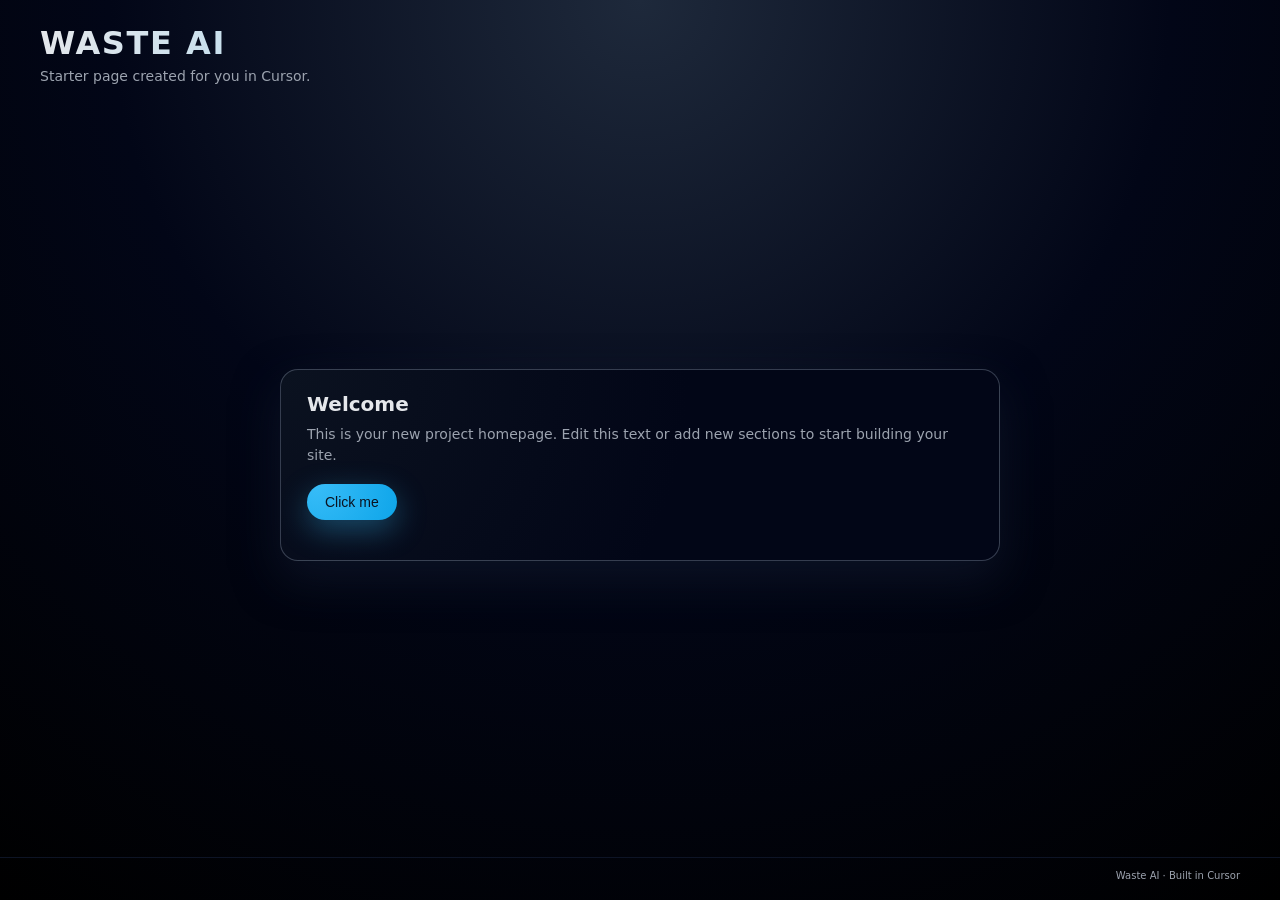
<file: index.html>
<!DOCTYPE html>
<html lang="en">
  <head>
    <meta charset="UTF-8" />
    <meta name="viewport" content="width=device-width, initial-scale=1.0" />
    <title>Waste AI</title>
    <link rel="stylesheet" href="styles.css" />
  </head>
  <body>
    <header class="site-header">
      <h1>Waste AI</h1>
      <p>Starter page created for you in Cursor.</p>
    </header>

    <main class="content">
      <section class="card">
        <h2>Welcome</h2>
        <p>
          This is your new project homepage. Edit this text or add new sections
          to start building your site.
        </p>
        <button id="helloButton">Click me</button>
        <p id="message" class="message"></p>
      </section>
    </main>

    <footer class="site-footer">
      <small>Waste AI &middot; Built in Cursor</small>
    </footer>

    <script src="script.js"></script>
  </body>
</html>
</file>
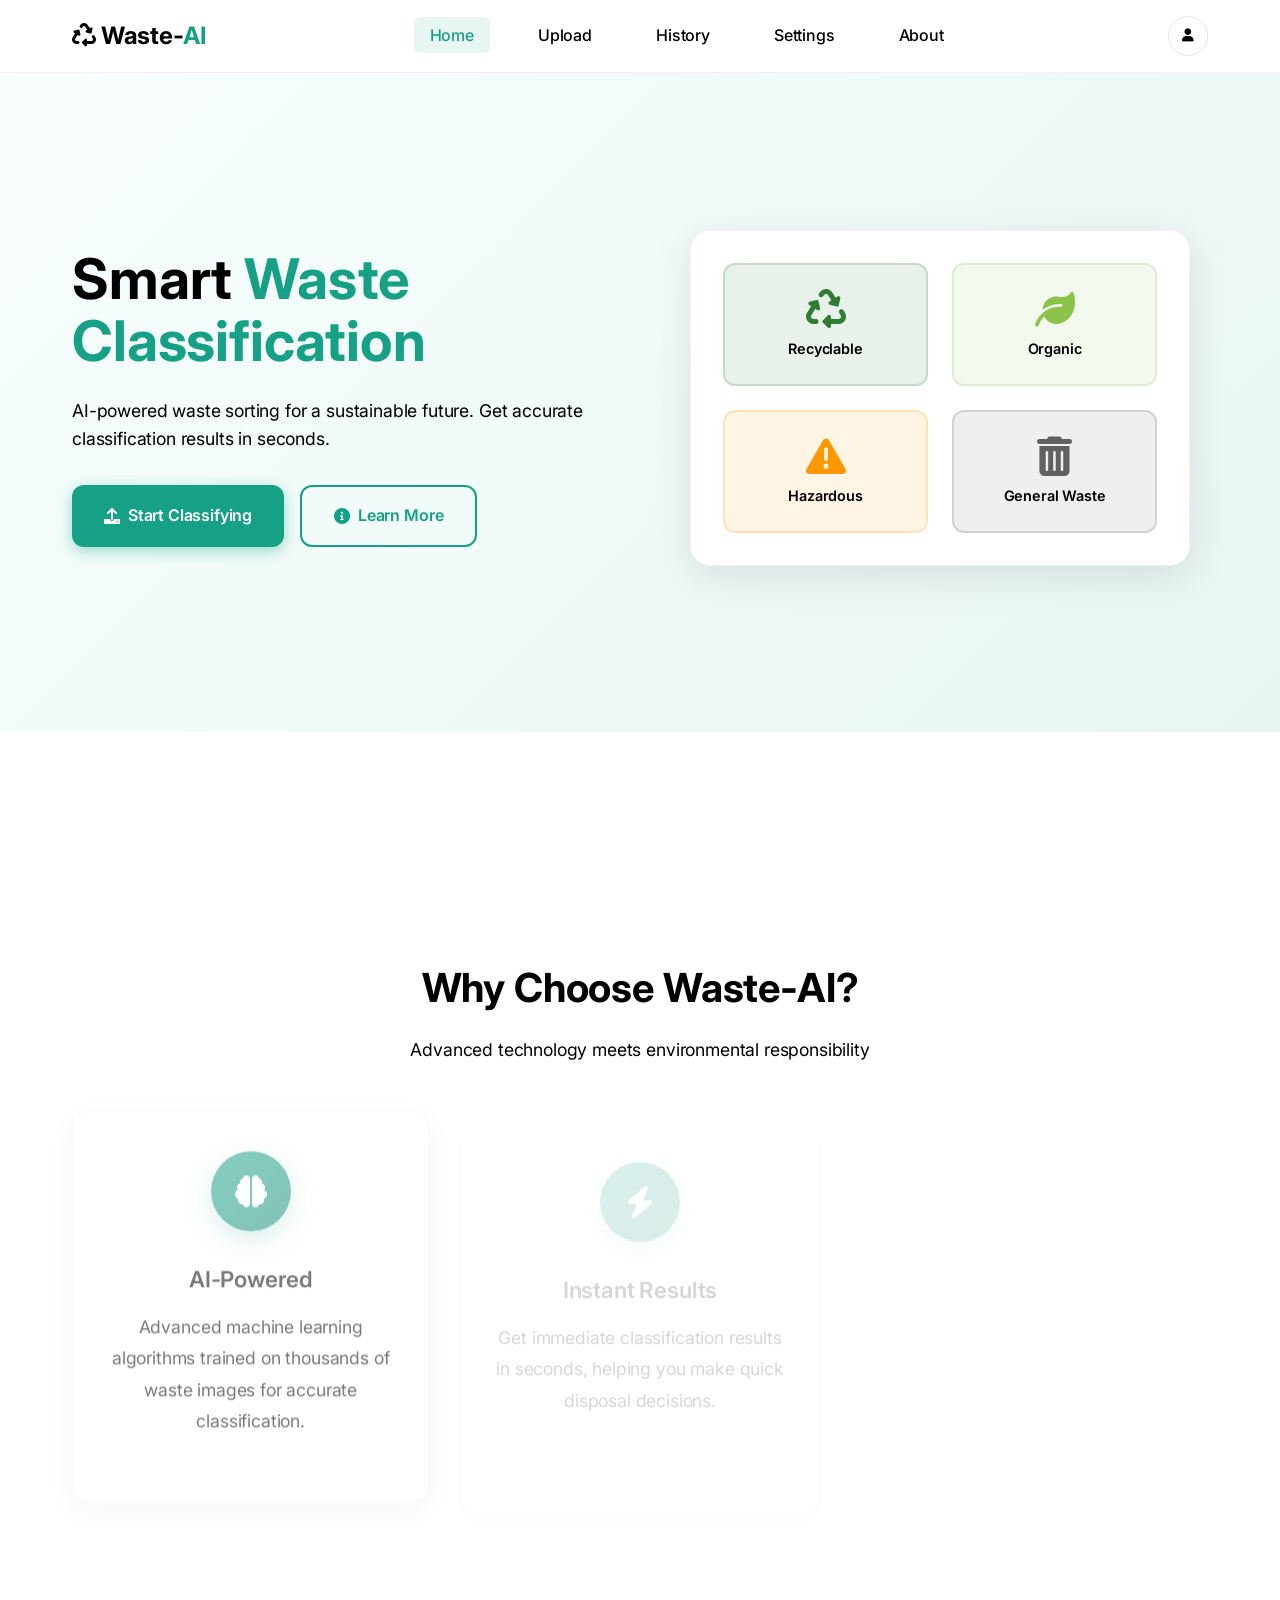
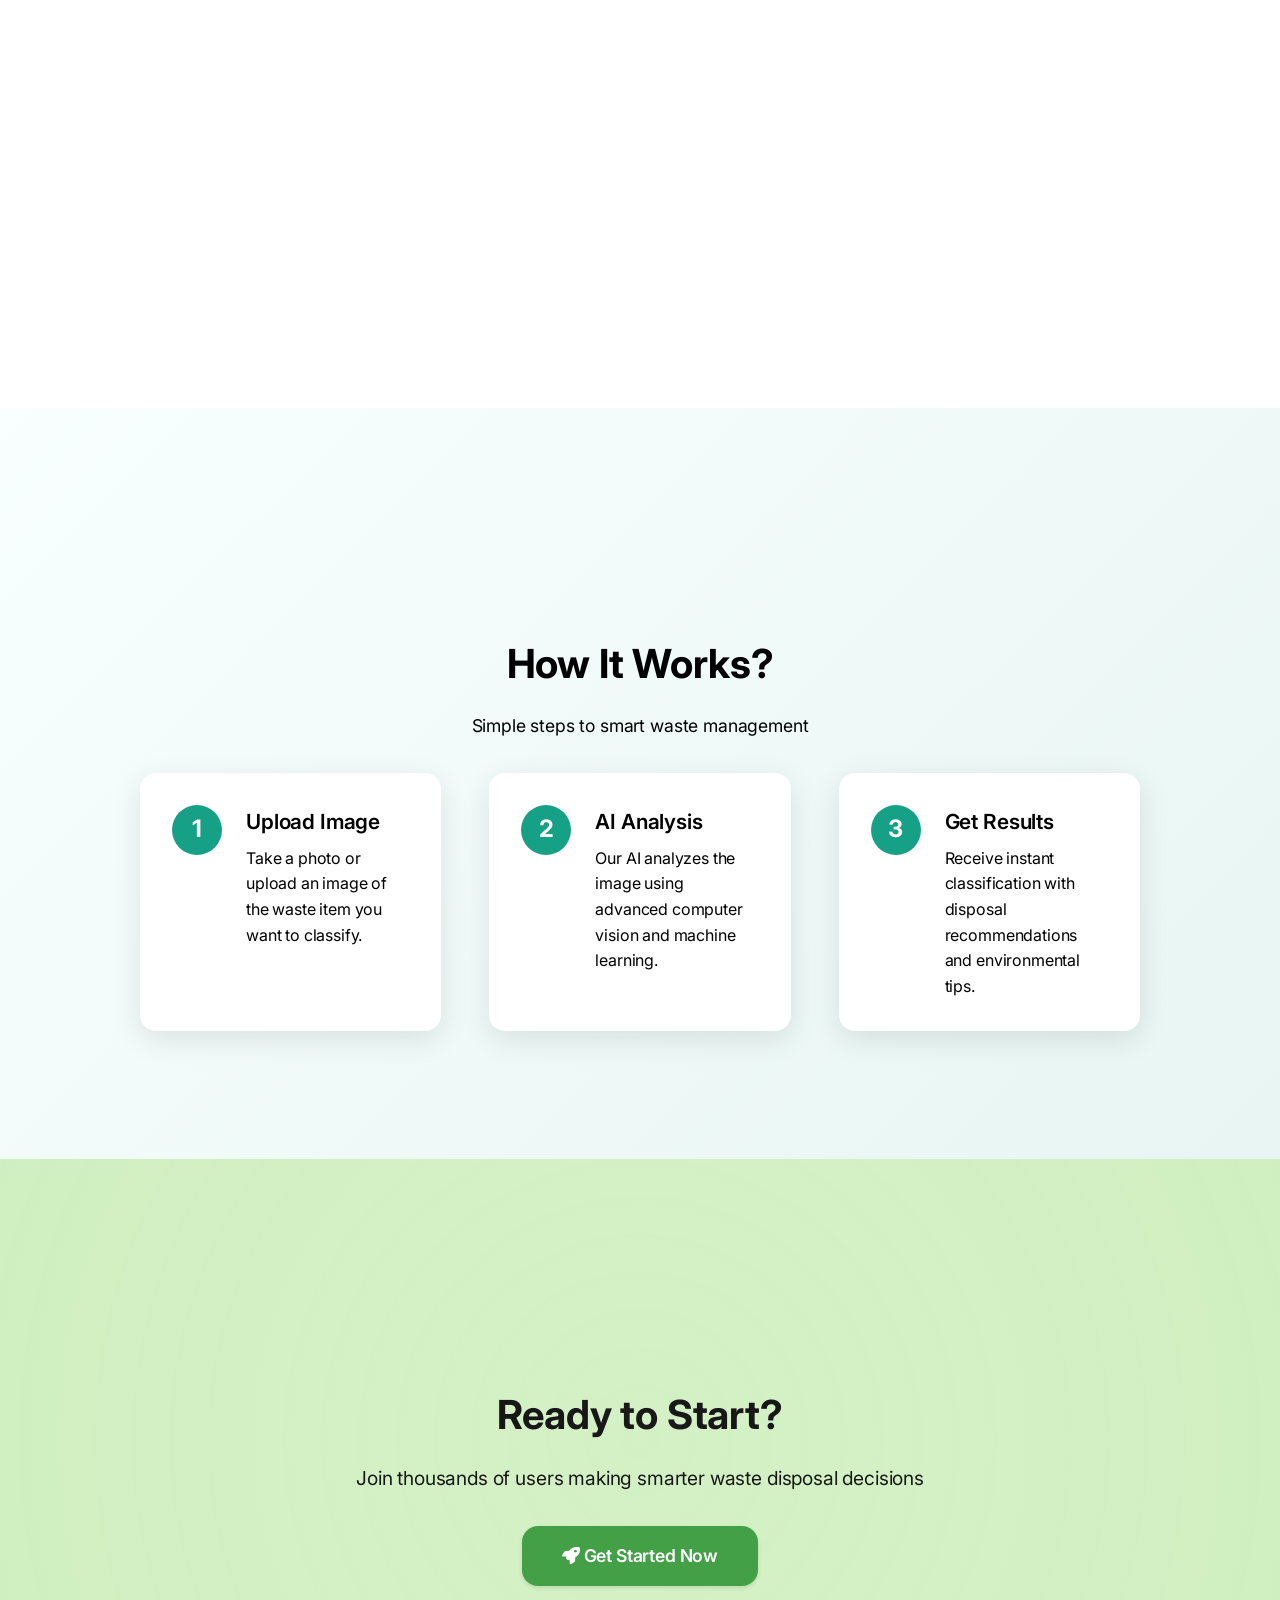
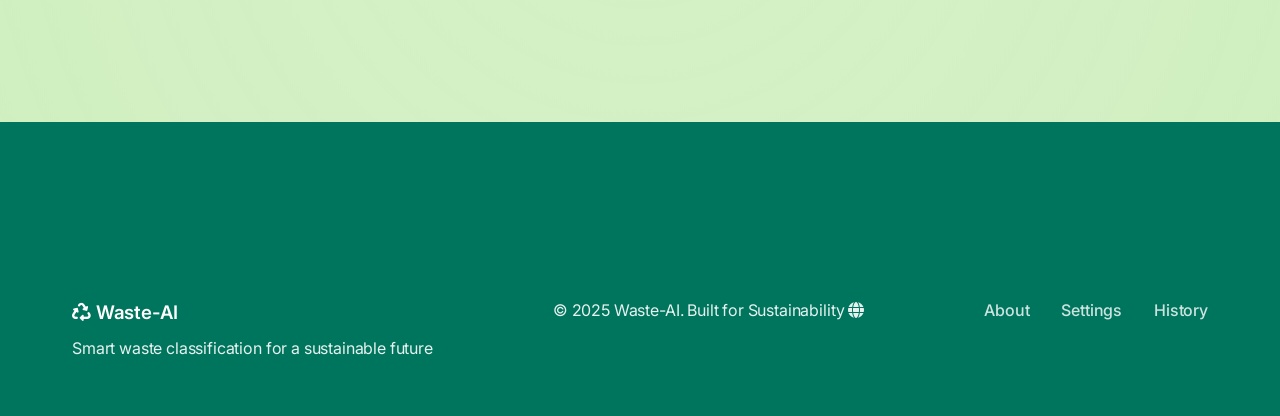
<file: frontend/index.html>
<!DOCTYPE html>
<html lang="en">
<head>
    <meta charset="UTF-8">
    <meta name="viewport" content="width=device-width, initial-scale=1.0">
    <title>Waste-AI | Welcome</title>
    <meta http-equiv="refresh" content="0; url=home.html">
</head>
<body>
    <p>Redirecting to <a href="home.html">Waste-AI Home</a>...</p>
</body>
</html>
</file>
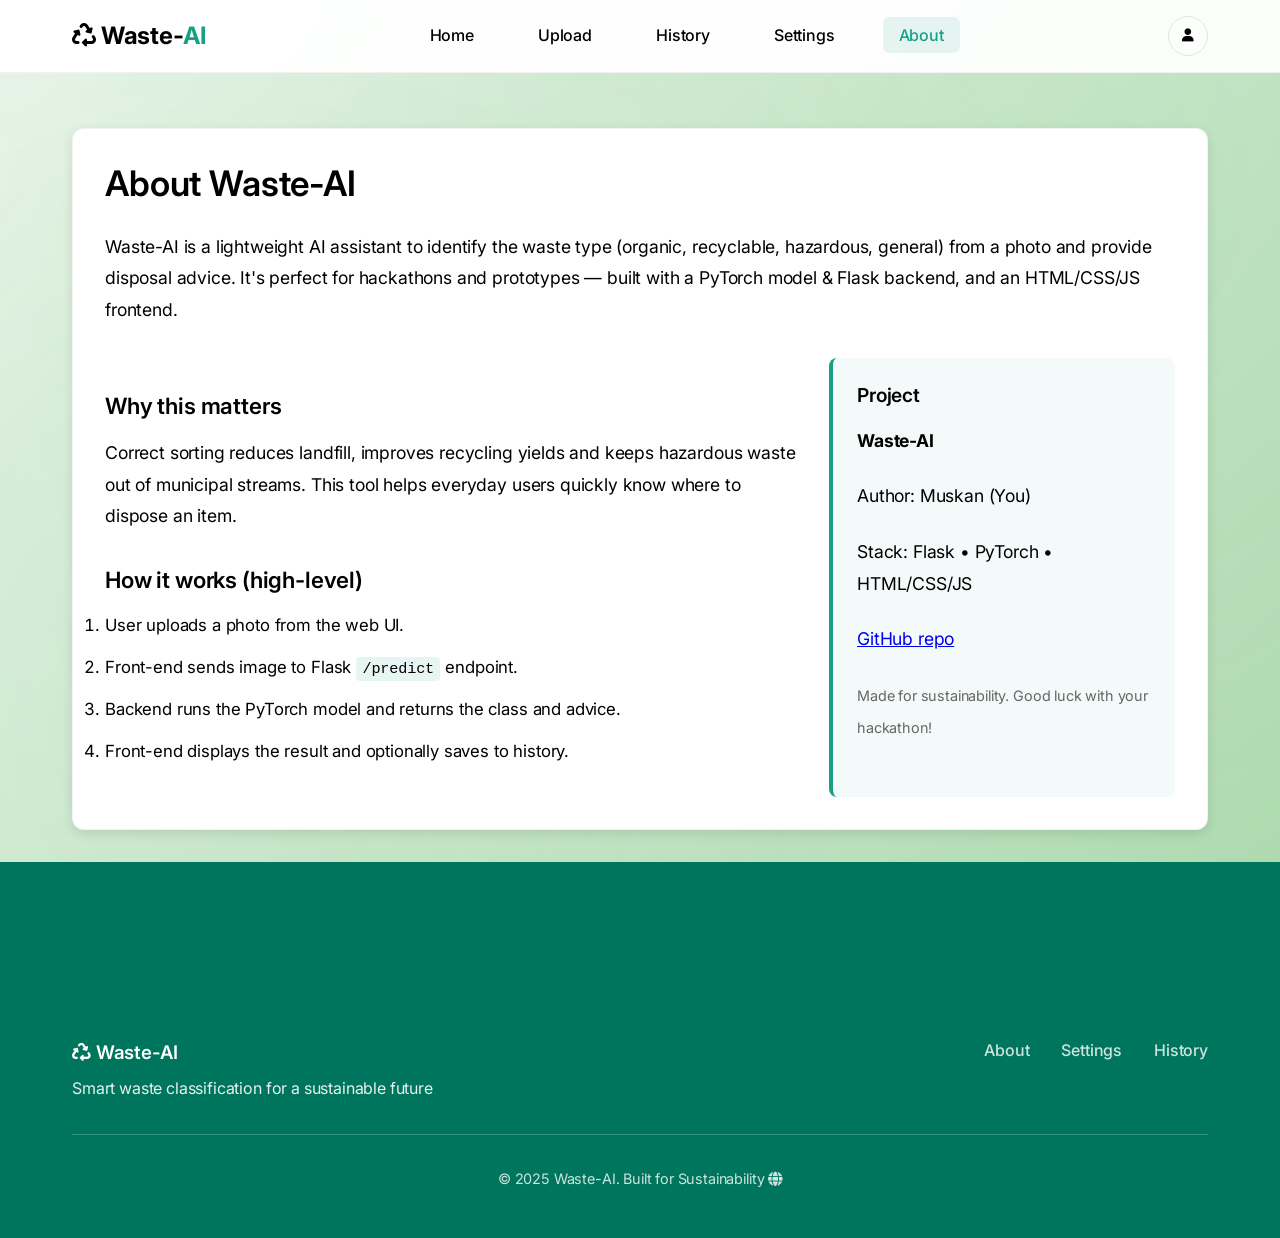
<file: frontend/about.html>
<!DOCTYPE html>
<html lang="en">
<head>
  <meta charset="utf-8"/>
  <title>Waste-AI | About</title>
  <meta name="viewport" content="width=device-width,initial-scale=1" />
  <link rel="stylesheet" href="style.css">
  <link href="https://fonts.googleapis.com/css2?family=Inter:wght@300;400;500;600;700&display=swap" rel="stylesheet">
  <link rel="stylesheet" href="https://cdnjs.cloudflare.com/ajax/libs/font-awesome/6.0.0/css/all.min.css">
</head>
<body>
  <nav class="modern-navbar">
    <div class="nav-container">
      <div class="nav-brand">
        <h2><i class="fas fa-recycle"></i> Waste-<span class="brand-accent">AI</span></h2>
      </div>
      <ul class="nav-menu">
        <li><a href="home.html" class="nav-link">Home</a></li>
        <li><a href="upload.html" class="nav-link">Upload</a></li>
        <li><a href="history.html" class="nav-link">History</a></li>
        <li><a href="settings.html" class="nav-link">Settings</a></li>
        <li><a href="about.html" class="nav-link active">About</a></li>
      </ul>
      <div class="nav-actions">
        <button class="nav-btn"><i class="fas fa-user"></i></button>
      </div>
    </div>
  </nav>

  <div class="container">
    <div class="card">
      <h1>About Waste-AI</h1>
      <p>Waste-AI is a lightweight AI assistant to identify the waste type (organic, recyclable, hazardous, general) from a photo and provide disposal advice. It's perfect for hackathons and prototypes — built with a PyTorch model & Flask backend, and an HTML/CSS/JS frontend.</p>

      <div class="grid">
        <div>
          <h3>Why this matters</h3>
          <p>Correct sorting reduces landfill, improves recycling yields and keeps hazardous waste out of municipal streams. This tool helps everyday users quickly know where to dispose an item.</p>

          <h3>How it works (high-level)</h3>
          <ol>
            <li>User uploads a photo from the web UI.</li>
            <li>Front-end sends image to Flask <code>/predict</code> endpoint.</li>
            <li>Backend runs the PyTorch model and returns the class and advice.</li>
            <li>Front-end displays the result and optionally saves to history.</li>
          </ol>
        </div>

        <aside class="credits">
          <h4>Project</h4>
          <p><strong>Waste-AI</strong></p>
          <p>Author: Muskan (You)</p>
          <p>Stack: Flask • PyTorch • HTML/CSS/JS</p>
          <p><a class="link" href="#" target="_blank">GitHub repo</a></p>
          <p style="margin-top:12px"><small>Made for sustainability. Good luck with your hackathon!</small></p>
        </aside>
      </div>
    </div>
  </div>

  <footer class="footer">
    <div class="container">
      <div class="footer-content">
        <div class="footer-brand">
          <h3><i class="fas fa-recycle"></i> Waste-AI</h3>
          <p>Smart waste classification for a sustainable future</p>
        </div>
        <div class="footer-links">
          <a href="about.html">About</a>
          <a href="settings.html">Settings</a>
          <a href="history.html">History</a>
        </div>
      </div>
      <div class="footer-bottom">
        <p>&copy; 2025 Waste-AI. Built for Sustainability <i class="fas fa-globe"></i></p>
      </div>
    </div>
  </footer>
</body>
</html>
</file>
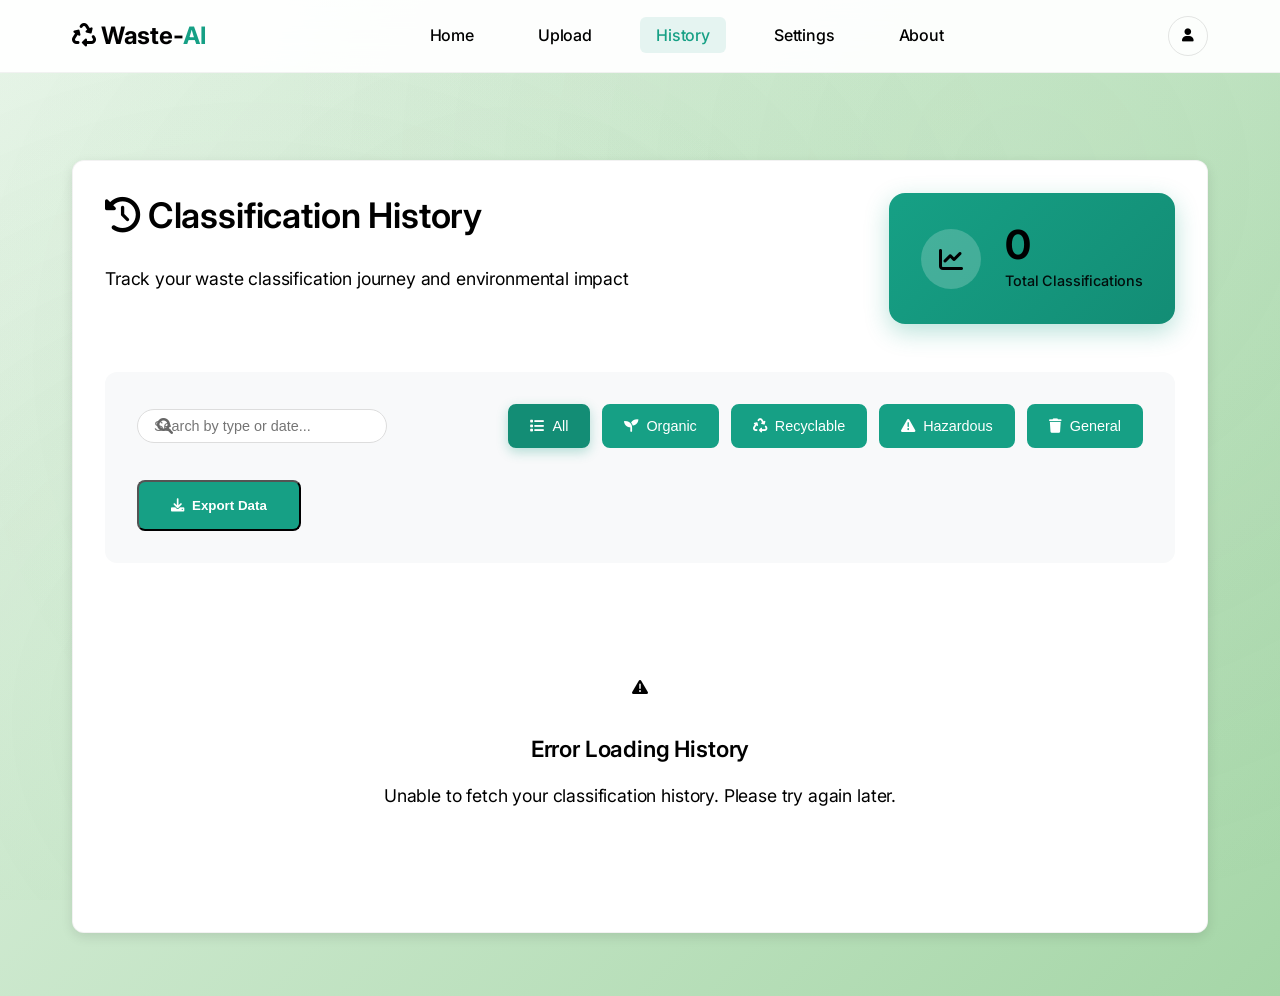
<file: frontend/history.html>
<!DOCTYPE html>
<html lang="en">
<head>
  <meta charset="utf-8" />
  <title>Waste-AI | History</title>
  <meta name="viewport" content="width=device-width,initial-scale=1" />
  <link rel="stylesheet" href="style.css">
  <link href="https://fonts.googleapis.com/css2?family=Inter:wght@300;400;500;600;700&display=swap" rel="stylesheet">
  <link rel="stylesheet" href="https://cdnjs.cloudflare.com/ajax/libs/font-awesome/6.0.0/css/all.min.css">
</head>
<body>
  <nav class="modern-navbar">
    <div class="nav-container">
      <div class="nav-brand">
        <h2><i class="fas fa-recycle"></i> Waste-<span class="brand-accent">AI</span></h2>
      </div>
      <ul class="nav-menu">
        <li><a href="home.html" class="nav-link">Home</a></li>
        <li><a href="upload.html" class="nav-link">Upload</a></li>
        <li><a href="history.html" class="nav-link active">History</a></li>
        <li><a href="settings.html" class="nav-link">Settings</a></li>
        <li><a href="about.html" class="nav-link">About</a></li>
      </ul>
      <div class="nav-actions">
        <button class="nav-btn"><i class="fas fa-user"></i></button>
      </div>
    </div>
  </nav>

  <div class="container">
    <div class="history-section">
      <div class="card">
        <div class="history-header">
          <div class="header-content">
            <h1><i class="fas fa-history"></i> Classification History</h1>
            <p class="lead">Track your waste classification journey and environmental impact</p>
          </div>
          <div class="stats-cards">
            <div class="stat-card">
              <div class="stat-icon">
                <i class="fas fa-chart-line"></i>
              </div>
              <div class="stat-content">
                <span class="stat-number" id="total-classifications">0</span>
                <span class="stat-label">Total Classifications</span>
              </div>
            </div>
          </div>
        </div>

        <div class="controls">
          <div class="search-container">
            <i class="fas fa-search search-icon"></i>
            <input id="search" class="form-input search-input" placeholder="Search by type or date..." />
          </div>
          <div class="filter-buttons">
            <button class="btn btn-secondary filter-btn active" data-filter="all">
              <i class="fas fa-list"></i> All
            </button>
            <button class="btn btn-secondary filter-btn" data-filter="organic">
              <i class="fas fa-seedling"></i> Organic
            </button>
            <button class="btn btn-secondary filter-btn" data-filter="recyclable">
              <i class="fas fa-recycle"></i> Recyclable
            </button>
            <button class="btn btn-secondary filter-btn" data-filter="hazardous">
              <i class="fas fa-exclamation-triangle"></i> Hazardous
            </button>
            <button class="btn btn-secondary filter-btn" data-filter="general">
              <i class="fas fa-trash"></i> General
            </button>
          </div>
          <button id="export-history" class="btn btn-primary">
            <i class="fas fa-download"></i> Export Data
          </button>
        </div>

        <div id="history-list" class="history-list" aria-live="polite">
          <!-- Populated by JS -->
        </div>

        <div id="empty-state" class="empty-state" style="display: none;">
          <i class="fas fa-history empty-icon"></i>
          <h3>No Classifications Yet</h3>
          <p>Start classifying waste to see your history here</p>
          <a href="upload.html" class="btn btn-primary">
            <i class="fas fa-upload"></i> Upload First Image
          </a>
        </div>
      </div>
    </div>
  </div>

  <script>
    const historyListEl = document.getElementById("history-list");
    const searchInput = document.getElementById("search");
    const exportBtn = document.getElementById("export-history");
    const filterBtns = document.querySelectorAll(".filter-btn");
    const emptyState = document.getElementById("empty-state");
    const totalClassificationsEl = document.getElementById("total-classifications");

    let historyData = [];
    let currentFilter = "all";

    // ✅ Fetch history from backend
    async function loadHistory() {
      try {
        const res = await fetch("http://127.0.0.1:5001/history/1"); // user_id = 1 for now
        historyData = await res.json();
        updateStats();
        renderList();
      } catch (err) {
        historyListEl.innerHTML = `
          <div class="error-state">
            <i class="fas fa-exclamation-triangle"></i>
            <h3>Error Loading History</h3>
            <p>Unable to fetch your classification history. Please try again later.</p>
          </div>
        `;
        console.error(err);
      }
    }

    // ✅ Update statistics
    function updateStats() {
      totalClassificationsEl.textContent = historyData.length;
      
    }

    // ✅ Render history
    function renderList(searchTerm = "") {
      historyListEl.innerHTML = "";

      let filtered = historyData.filter(item => {
        // Apply search filter
        if (searchTerm) {
          const searchText = (item.prediction + " " + (item.timestamp || "")).toLowerCase();
          if (!searchText.includes(searchTerm.toLowerCase())) return false;
        }
        
        // Apply category filter
        if (currentFilter !== "all") {
          return item.prediction.toLowerCase() === currentFilter;
        }
        
        return true;
      });

      if (filtered.length === 0) {
        if (historyData.length === 0) {
          emptyState.style.display = "block";
        } else {
          historyListEl.innerHTML = `
            <div class="no-results">
              <i class="fas fa-search"></i>
              <h3>No Results Found</h3>
              <p>Try adjusting your search or filter criteria</p>
            </div>
          `;
        }
        return;
      }

      emptyState.style.display = "none";

      // Sort by timestamp (newest first)
      filtered.sort((a, b) => new Date(b.timestamp) - new Date(a.timestamp));

      filtered.forEach((item, index) => {
        const div = document.createElement("div");
        div.className = "history-item slide-up";
        div.style.animationDelay = `${index * 0.1}s`;
        
        const typeIcon = getTypeIcon(item.prediction.toLowerCase());
        const typeColor = getTypeColor(item.prediction.toLowerCase());
        
        div.innerHTML = `
          <div class="item-thumbnail">
            <img class="thumb" src="data/raw/delhi/${item.filename}" alt="Classification thumbnail" onerror="this.src='[data-uri]'"/>
            <div class="type-badge" style="background-color: ${typeColor}">
              ${typeIcon}
            </div>
          </div>
          <div class="item-content">
            <div class="item-header">
              <h3 class="prediction-type">${item.prediction.charAt(0).toUpperCase() + item.prediction.slice(1)}</h3>
              <span class="item-date">${formatDate(item.timestamp)}</span>
            </div>
            <div class="item-meta">
              <span class="filename">${item.filename}</span>
              <div class="item-actions">
                <button class="action-btn" onclick="viewDetails(${item.id})" title="View Details">
                  <i class="fas fa-eye"></i>
                </button>
                <button class="action-btn" onclick="shareResult(${item.id})" title="Share">
                  <i class="fas fa-share"></i>
                </button>
              </div>
            </div>
          </div>
        `;
        historyListEl.appendChild(div);
      });
    }

    // ✅ Helper functions
    function getTypeIcon(type) {
      const icons = {
        organic: '<i class="fas fa-seedling"></i>',
        recyclable: '<i class="fas fa-recycle"></i>',
        hazardous: '<i class="fas fa-exclamation-triangle"></i>',
        general: '<i class="fas fa-trash"></i>'
      };
      return icons[type] || '<i class="fas fa-question"></i>';
    }

    function getTypeColor(type) {
      const colors = {
        organic: '#4caf50',
        recyclable: '#2196f3',
        hazardous: '#ff9800',
        general: '#9e9e9e'
      };
      return colors[type] || '#9e9e9e';
    }

    function formatDate(timestamp) {
      if (!timestamp) return 'Unknown date';
      const date = new Date(timestamp);
      return date.toLocaleDateString() + ' ' + date.toLocaleTimeString([], {hour: '2-digit', minute:'2-digit'});
    }

    // ✅ Filter functionality
    filterBtns.forEach(btn => {
      btn.addEventListener("click", () => {
        filterBtns.forEach(b => b.classList.remove("active"));
        btn.classList.add("active");
        currentFilter = btn.dataset.filter;
        renderList(searchInput.value.trim());
      });
    });

    // ✅ Export as JSON
    exportBtn.addEventListener("click", () => {
      const dataToExport = {
        exportDate: new Date().toISOString(),
        totalClassifications: historyData.length,
        classifications: historyData
      };
      
      const blob = new Blob([JSON.stringify(dataToExport, null, 2)], { type: "application/json" });
      const a = document.createElement("a");
      a.href = URL.createObjectURL(blob);
      a.download = `waste-ai-history-${new Date().toISOString().split('T')[0]}.json`;
      a.click();
    });

    // ✅ Search functionality
    searchInput.addEventListener("input", (e) => {
      renderList(e.target.value.trim());
    });

    // ✅ Global functions for action buttons
    window.viewDetails = function(id) {
      const item = historyData.find(i => i.id === id);
      if (item) {
        alert(`Details for ${item.prediction} classification:\n\nFile: ${item.filename}\nDate: ${formatDate(item.timestamp)}\nID: ${item.id}`);
      }
    };

    window.shareResult = function(id) {
      const item = historyData.find(i => i.id === id);
      if (item) {
        const shareText = `I just classified waste as ${item.prediction} using Waste-AI! ♻️`;
        if (navigator.share) {
          navigator.share({ text: shareText });
        } else {
          navigator.clipboard.writeText(shareText).then(() => {
            alert('Share text copied to clipboard!');
          });
        }
      }
    };

    // Load on page start
    loadHistory();
  </script>
</body>
</html>
</file>
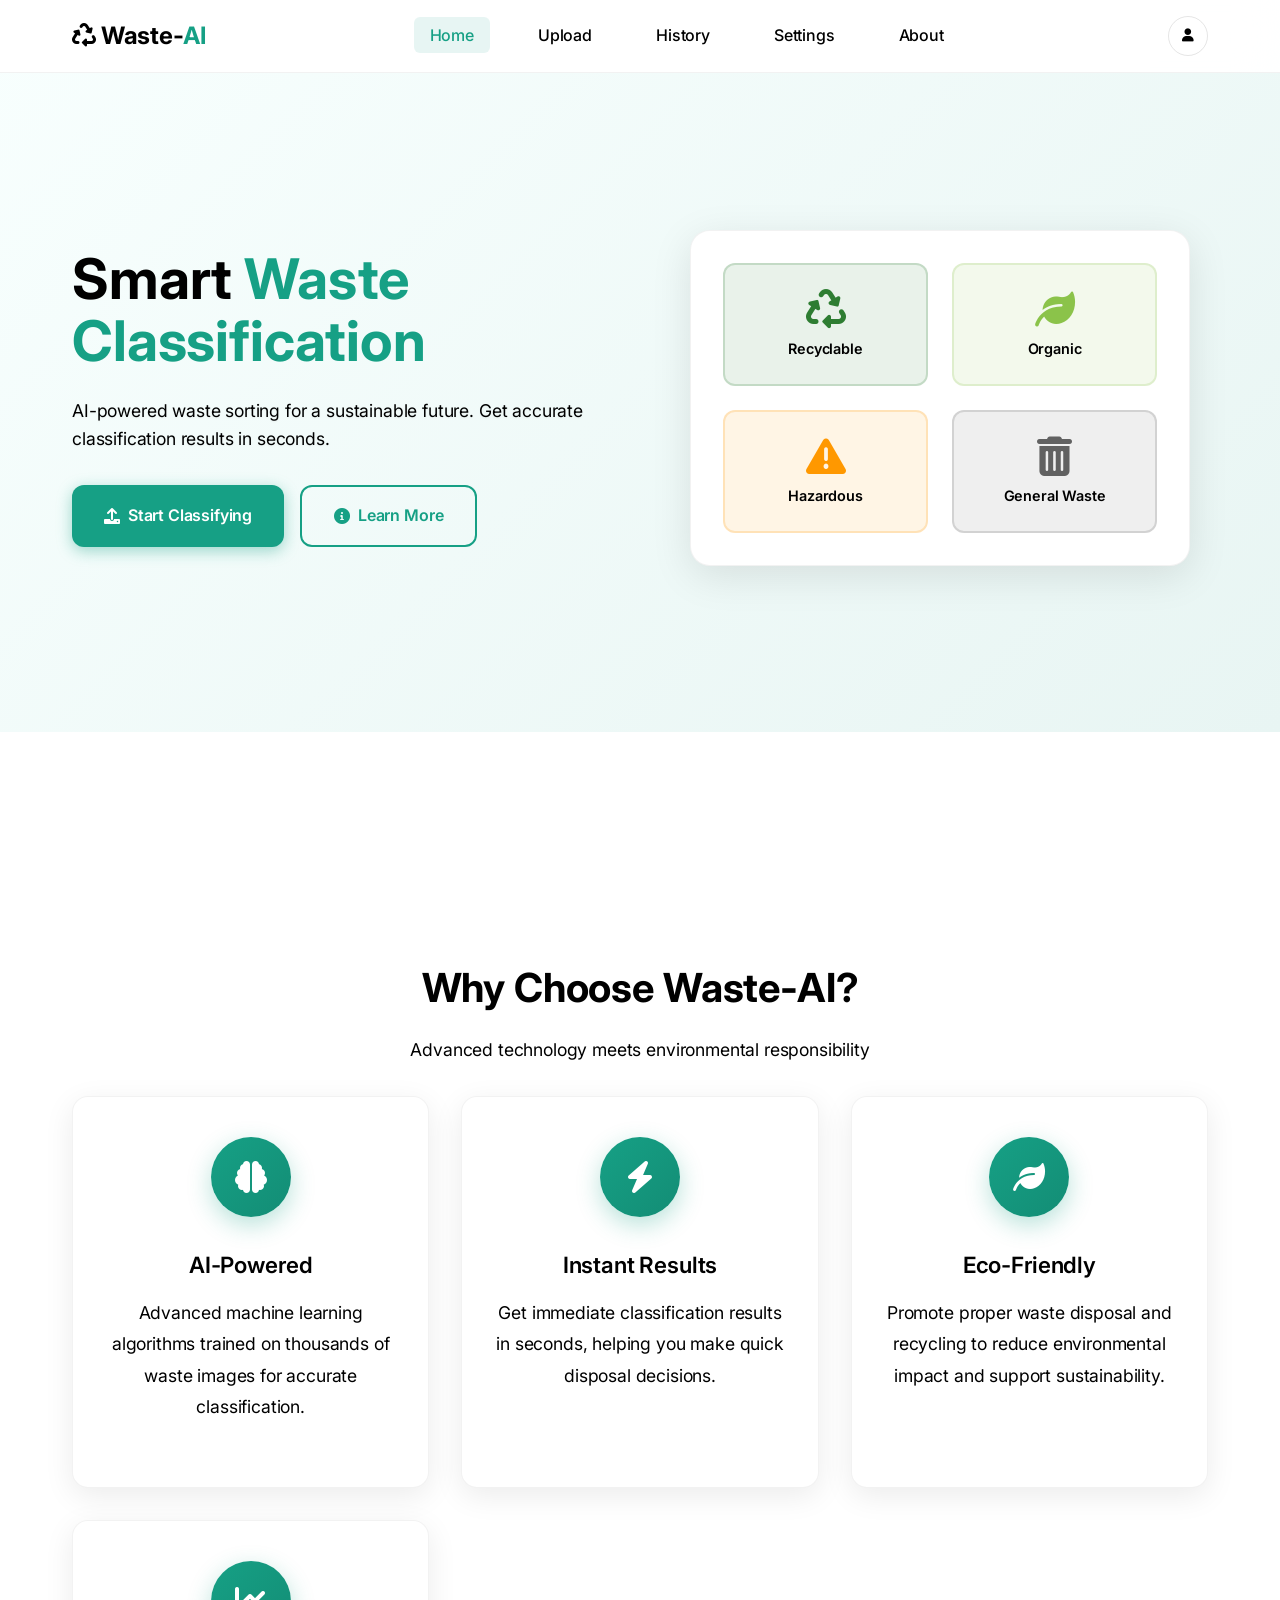
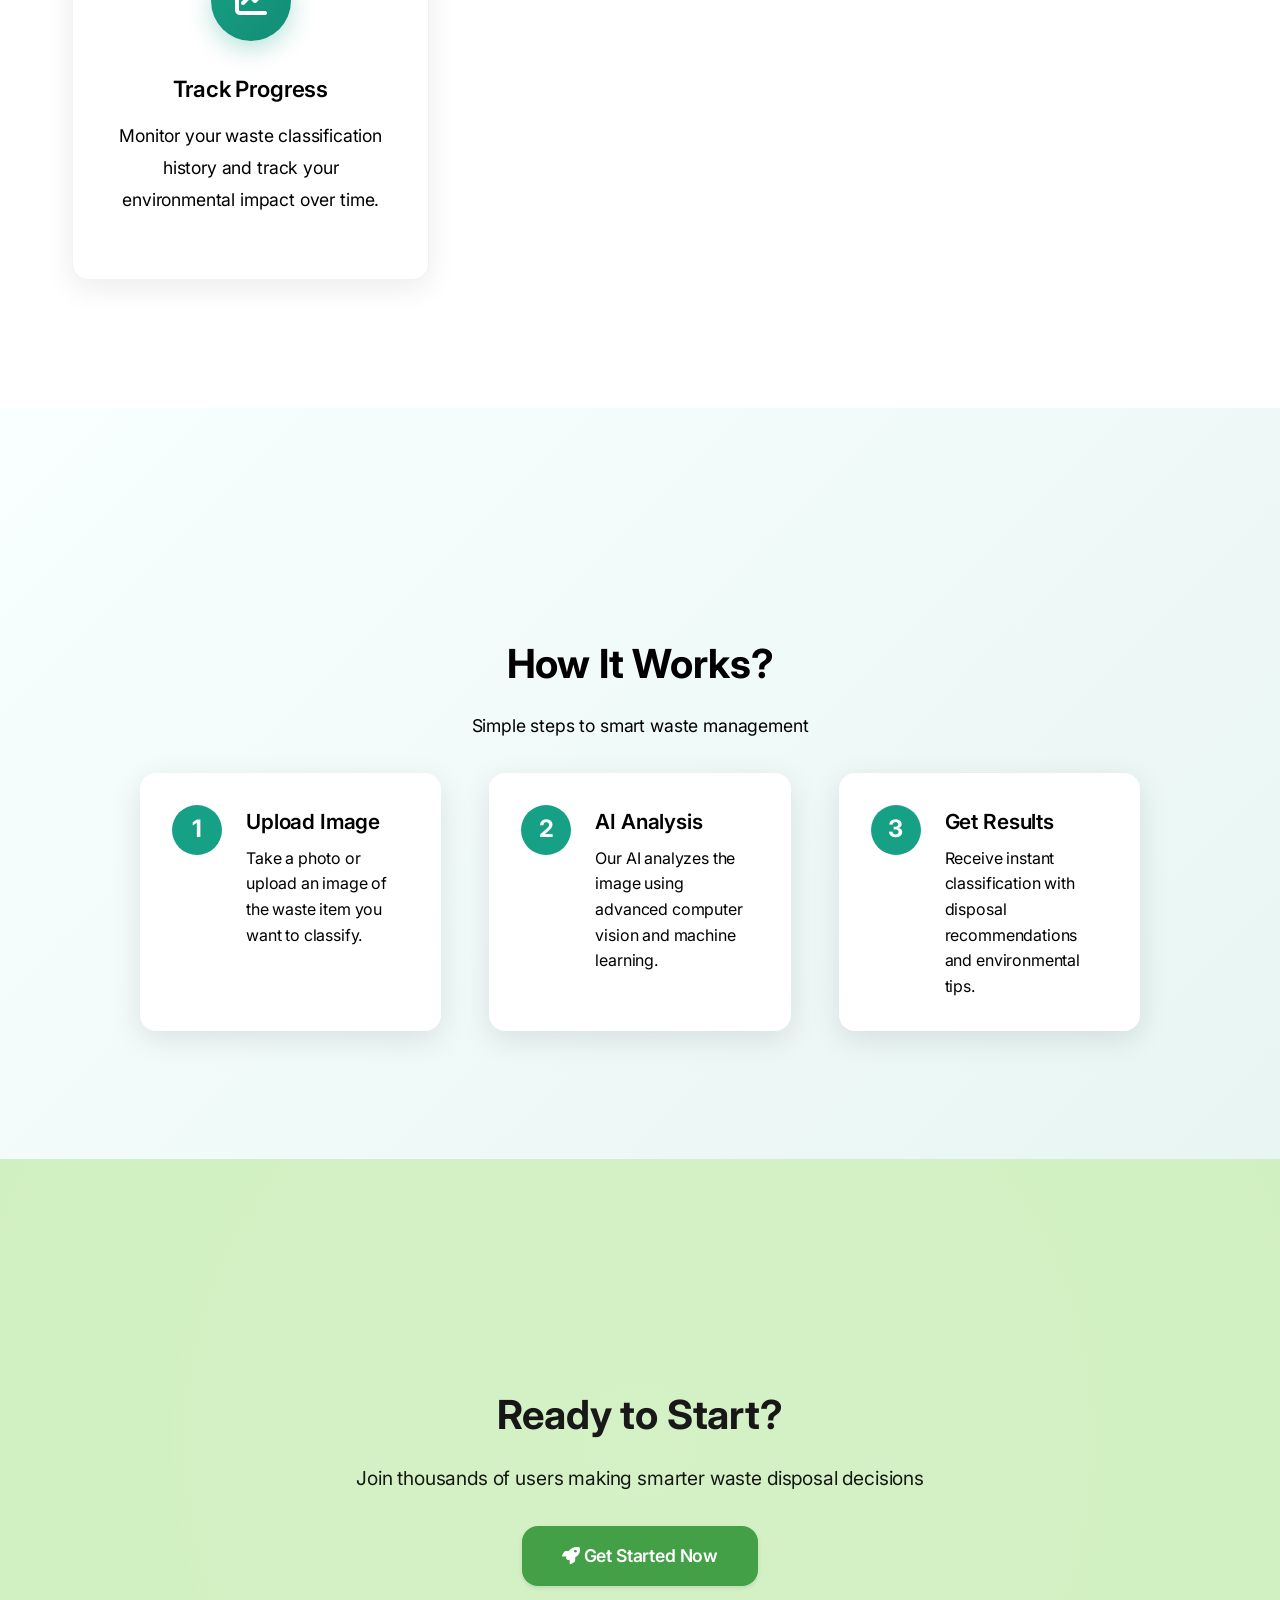
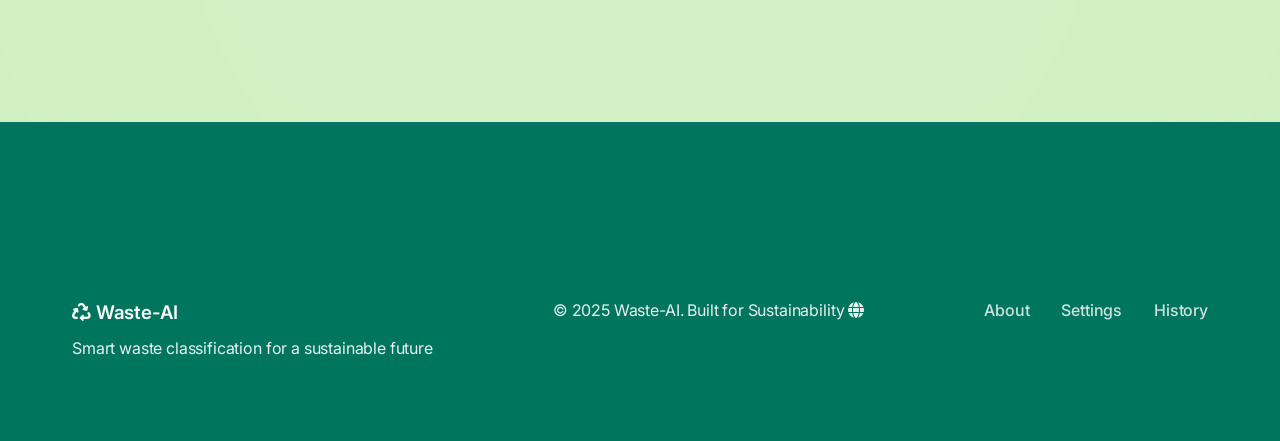
<file: frontend/home.html>
<!DOCTYPE html>
<html lang="en">
<head>
  <meta charset="UTF-8">
  <meta name="viewport" content="width=device-width, initial-scale=1.0">
  <title>Waste-AI | Smart Waste Classification</title>
  <link rel="stylesheet" href="style.css">
  <link href="https://fonts.googleapis.com/css2?family=Inter:wght@300;400;500;600;700&display=swap" rel="stylesheet">
  <link rel="stylesheet" href="https://cdnjs.cloudflare.com/ajax/libs/font-awesome/6.0.0/css/all.min.css">
</head>
<body>
  <nav class="modern-navbar">
    <div class="nav-container">
      <div class="nav-brand">
        <h2><i class="fas fa-recycle"></i> Waste-<span class="brand-accent">AI</span></h2>
      </div>
      <ul class="nav-menu">
        <li><a href="home.html" class="nav-link active">Home</a></li>
        <li><a href="upload.html" class="nav-link">Upload</a></li>
        <li><a href="history.html" class="nav-link">History</a></li>
        <li><a href="settings.html" class="nav-link">Settings</a></li>
        <li><a href="about.html" class="nav-link">About</a></li>
      </ul>
      <div class="nav-actions">
        <button class="nav-btn"><i class="fas fa-user"></i></button>
      </div>
    </div>
  </nav>


  <section class="hero-modern">
    <div class="hero-container">
      <div class="hero-content">
        <div class="hero-text">
          <h1 class="hero-heading">
            Smart <span class="text-accent">Waste
            Classification</span>
          </h1>
          <p class="hero-description">
            AI-powered waste sorting for a sustainable future. 
            Get accurate classification results in seconds.
          </p>
          <div class="hero-actions">
            <a href="upload.html" class="btn-primary-modern">
              <i class="fas fa-upload"></i>
              Start Classifying
            </a>
            <a href="about.html" class="btn-secondary-modern">
              <i class="fas fa-info-circle"></i>
              Learn More
            </a>
          </div>
        </div>
        <div class="hero-visual">
          <div class="hero-image">
            <div class="waste-classification-visual">
              <div class="waste-bins">
                <div class="bin recyclable">
                  <i class="fas fa-recycle"></i>
                  <span>Recyclable</span>
                </div>
                <div class="bin organic">
                  <i class="fas fa-leaf"></i>
                  <span>Organic</span>
                </div>
                <div class="bin hazardous">
                  <i class="fas fa-exclamation-triangle"></i>
                  <span>Hazardous</span>
                </div>
                <div class="bin general">
                  <i class="fas fa-trash-alt"></i>
                  <span>General Waste</span>
                </div>
              </div>
            </div>
          </div>
        </div>
      </div>
    </div>
  </section>


  <!-- Features Section -->
  <section id="features" class="features">
    <div class="container">
      <div class="section-header text-center mb-4">
        <h2>Why Choose Waste-AI?</h2>
        <p>Advanced technology meets environmental responsibility</p>
      </div>
      
      <div class="features-grid">
        <div class="feature-card card slide-up">
          <div class="feature-icon">
            <i class="fas fa-brain"></i>
          </div>
          <h3>AI-Powered</h3>
          <p>Advanced machine learning algorithms trained on thousands of waste images for accurate classification.</p>
        </div>
        
        <div class="feature-card card slide-up">
          <div class="feature-icon">
            <i class="fas fa-bolt"></i>
          </div>
          <h3>Instant Results</h3>
          <p>Get immediate classification results in seconds, helping you make quick disposal decisions.</p>
        </div>
        
        <div class="feature-card card slide-up">
          <div class="feature-icon">
            <i class="fas fa-leaf"></i>
          </div>
          <h3>Eco-Friendly</h3>
          <p>Promote proper waste disposal and recycling to reduce environmental impact and support sustainability.</p>
        </div>
        
        <div class="feature-card card slide-up">
          <div class="feature-icon">
            <i class="fas fa-chart-line"></i>
          </div>
          <h3>Track Progress</h3>
          <p>Monitor your waste classification history and track your environmental impact over time.</p>
        </div>
      </div>
    </div>
  </section>



  <!-- How It Works Section -->
  <section class="how-it-works">
    <div class="container">
      <div class="section-header text-center mb-4">
        <h2>How It Works?</h2>
        <p>Simple steps to smart waste management</p>
      </div>
      
      <div class="steps-container">
        <div class="step">
          <div class="step-number">1</div>
          <div class="step-content">
            <h3>Upload Image</h3>
            <p>Take a photo or upload an image of the waste item you want to classify.</p>
          </div>
        </div>
        
        <div class="step">
          <div class="step-number">2</div>
          <div class="step-content">
            <h3>AI Analysis</h3>
            <p>Our AI analyzes the image using advanced computer vision and machine learning.</p>
          </div>
        </div>
        
        <div class="step">
          <div class="step-number">3</div>
          <div class="step-content">
            <h3>Get Results</h3>
            <p>Receive instant classification with disposal recommendations and environmental tips.</p>
          </div>
        </div>
      </div>
    </div>
  </section>


  <!-- CTA Section -->
  <section class="cta">
    <div class="container">
      <div class="cta-content text-center">
        <h2>Ready to Start?</h2>
        <p>Join thousands of users making smarter waste disposal decisions</p>
        <a href="upload.html" class="btn-modern btn-large">
          <i class="fas fa-rocket"></i>
          Get Started Now
        </a>
      </div>
    </div>
  </section>


  <footer class="footer">
    <div class="container">
      <div class="footer-content">
        <div class="footer-brand">
          <h3><i class="fas fa-recycle"></i> Waste-AI</h3>
          <p>Smart waste classification for a sustainable future</p>
        </div>
        <div class="footer-center">
          <p>&copy; 2025 Waste-AI. Built for Sustainability <i class="fas fa-globe"></i></p>
        </div>
        <div class="footer-links">
          <a href="about.html">About</a>
          <a href="settings.html">Settings</a>
          <a href="history.html">History</a>
        </div>
      </div>
    </div>
  </footer>


  <script>
    const areaId = 101; // Change this based on user/colony area


    async function fetchNextCollection() {
      const nextEl = document.getElementById("nextCollection");


      try {
        const res = await fetch(`http://localhost:5001/next_collection/${areaId}`);
        const data = await res.json();


        if(data.error){
          nextEl.innerText = "Unable to fetch collection time";
          return;
        }


        nextEl.innerText = `${data.next_collection_day}, ${data.next_collection_time}`;


        // Optional: alert 15 min before collection (if same day)
        const now = new Date();
        const todayStr = now.toISOString().split('T')[0];
        const collectionDateTime = new Date(`${todayStr}T${data.next_collection_time}`);
        const diff = collectionDateTime - now;


        if(diff <= 15 * 60 * 1000 && diff > 0){
          alert("Waste truck is arriving soon! Please take out your waste.");
        }


      } catch(err){
        console.error("Error fetching collection:", err);
        nextEl.innerText = "Unable to fetch collection time";
      }
    }


    fetchNextCollection();
  </script>
</body>
</html>
</file>
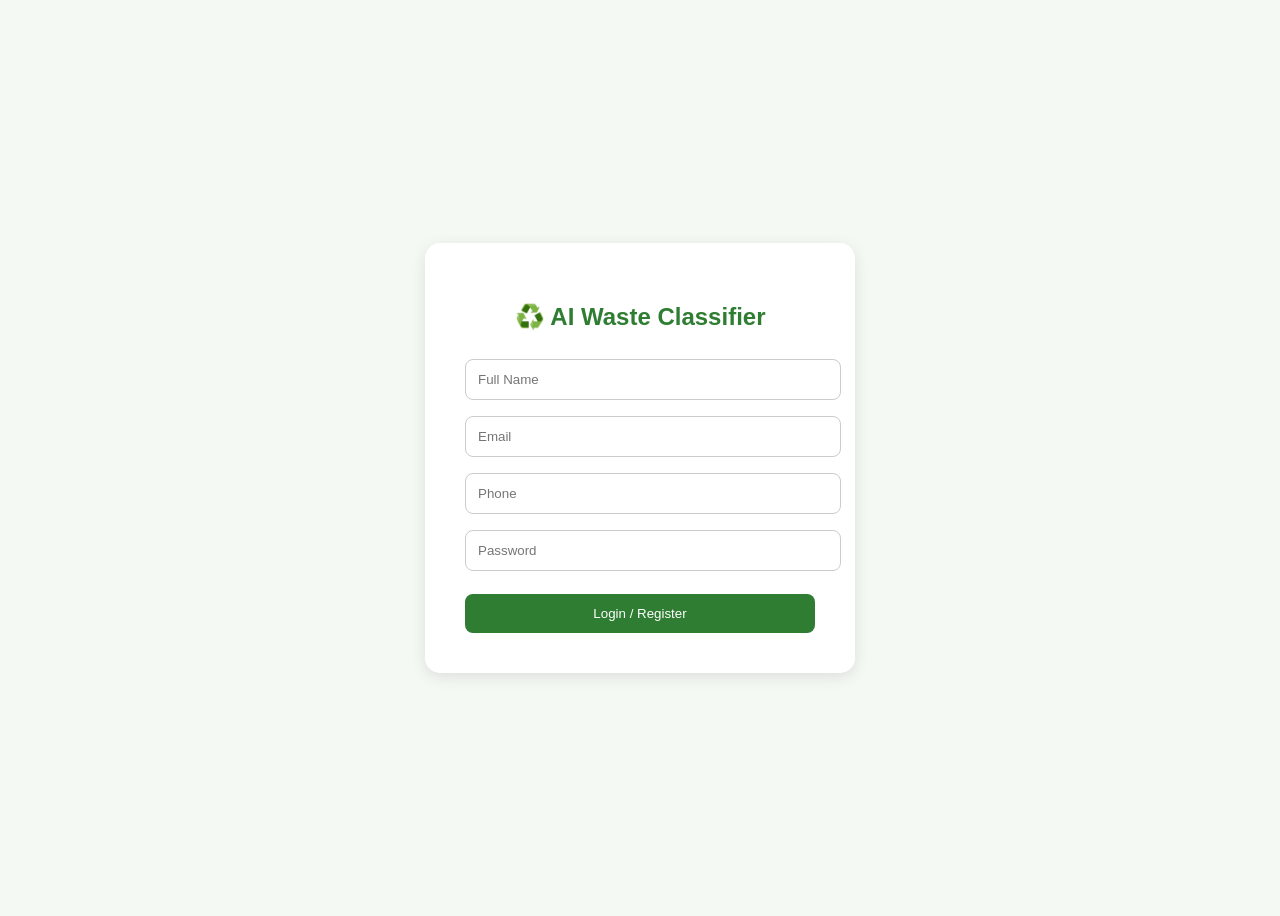
<file: frontend/login.html>
<!DOCTYPE html>
<html lang="en">
<head>
  <meta charset="UTF-8">
  <title>Waste-AI | Login</title>
  <style>
    body {
      font-family: 'Poppins', sans-serif;
      background: #f4f9f4;
      display: flex;
      justify-content: center;
      align-items: center;
      height: 100vh;
    }
    .auth-container {
      background: #fff;
      padding: 40px;
      border-radius: 15px;
      box-shadow: 0 4px 15px rgba(0,0,0,0.1);
      text-align: center;
      width: 350px;
    }
    .auth-container h2 {
      margin-bottom: 20px;
      color: #2e7d32;
    }
    .auth-container input {
      width: 100%;
      padding: 12px;
      margin: 8px 0;
      border: 1px solid #ccc;
      border-radius: 8px;
    }
    .auth-container button {
      width: 100%;
      padding: 12px;
      margin-top: 15px;
      background: #2e7d32;
      color: white;
      border: none;
      border-radius: 8px;
      cursor: pointer;
    }
    .auth-container button:hover {
      background: #256428;
    }
  </style>
</head>
<body>
  <div class="auth-container">
    <h2>♻️ AI Waste Classifier</h2>
    <form id="auth-form">
      <input type="text" id="name" placeholder="Full Name" required>
      <input type="email" id="email" placeholder="Email" required>
      <input type="tel" id="phone" placeholder="Phone" required>
      <input type="password" id="password" placeholder="Password" required>
      <button type="submit">Login / Register</button>
    </form>
  </div>

  <script>
    document.getElementById("auth-form").addEventListener("submit", (e) => {
      e.preventDefault();
      localStorage.setItem("user", JSON.stringify({
        name: document.getElementById("name").value,
        email: document.getElementById("email").value,
        phone: document.getElementById("phone").value
      }));
      alert("✅ Login successful!");
      window.location.href = "home.html";
    });
  </script>
</body>
</html>
</file>
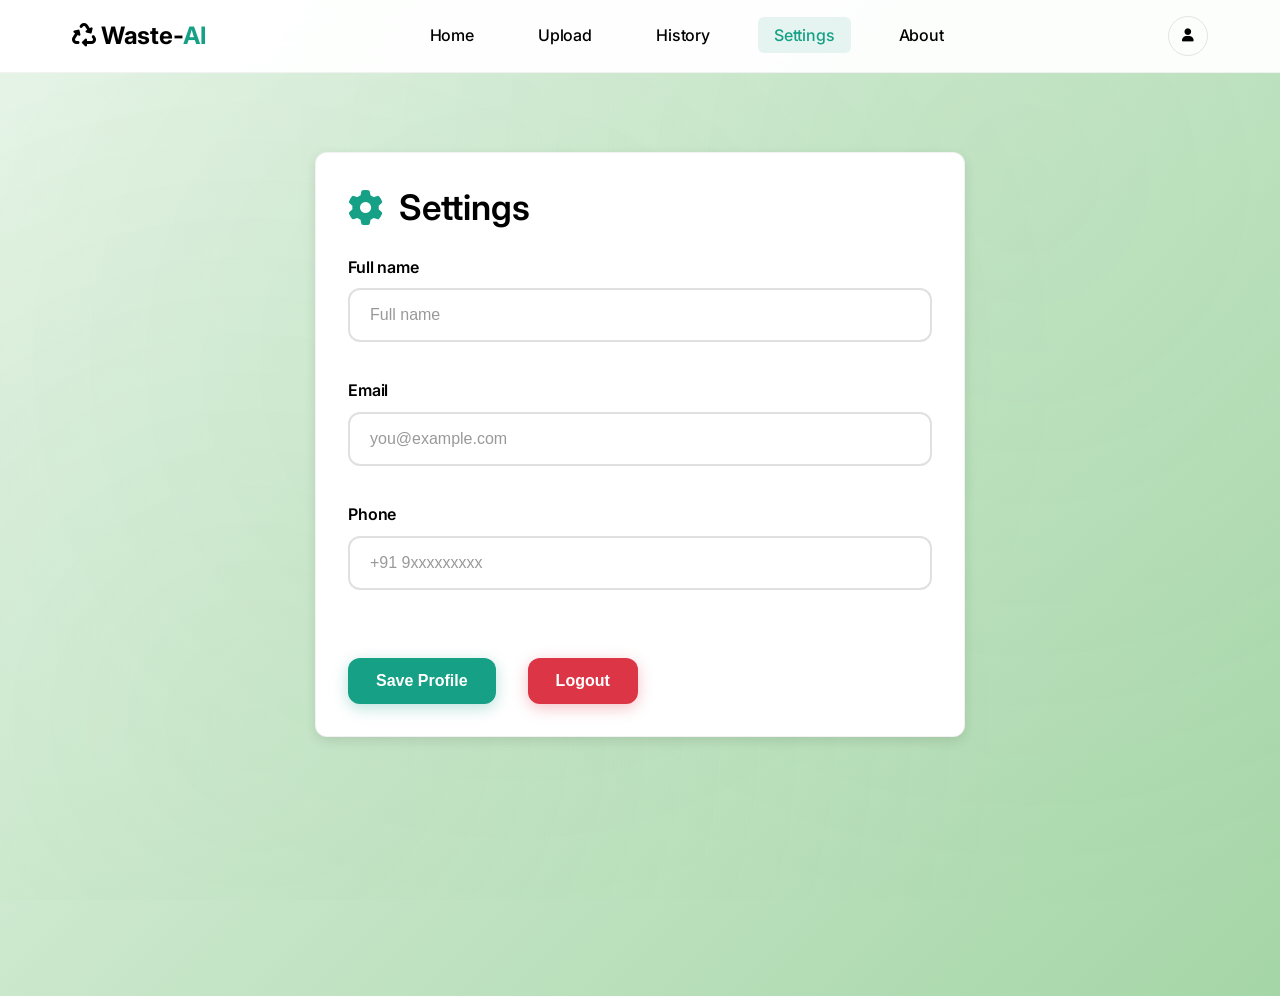
<file: frontend/settings.html>
<!DOCTYPE html>
<html lang="en">
<head>
  <meta charset="utf-8"/>
  <title>Waste-AI | Settings</title>
  <meta name="viewport" content="width=device-width,initial-scale=1" />
  <link rel="stylesheet" href="style.css">
  <link href="https://fonts.googleapis.com/css2?family=Inter:wght@300;400;500;600;700&display=swap" rel="stylesheet">
  <link rel="stylesheet" href="https://cdnjs.cloudflare.com/ajax/libs/font-awesome/6.0.0/css/all.min.css">
</head>
<body>
  <nav class="modern-navbar">
    <div class="nav-container">
      <div class="nav-brand">
        <h2><i class="fas fa-recycle"></i> Waste-<span class="brand-accent">AI</span></h2>
      </div>
      <ul class="nav-menu">
        <li><a href="home.html" class="nav-link">Home</a></li>
        <li><a href="upload.html" class="nav-link">Upload</a></li>
        <li><a href="history.html" class="nav-link">History</a></li>
        <li><a href="settings.html" class="nav-link active">Settings</a></li>
        <li><a href="about.html" class="nav-link">About</a></li>
      </ul>
      <div class="nav-actions">
        <button class="nav-btn"><i class="fas fa-user"></i></button>
      </div>
    </div>
  </nav>

  <div class="container">
    <div class="settings-section">
      <div class="card">
      <h1><i class="fas fa-cog"></i> Settings</h1>

      <form id="profileForm" autocomplete="off">
        <label class="settings-label">Full name</label>
        <input type="text" id="name" placeholder="Full name" class="settings-input" />

        <label class="settings-label">Email</label>
        <input type="email" id="email" placeholder="you@example.com" class="settings-input" />

        <label class="settings-label">Phone</label>
        <input type="tel" id="phone" placeholder="+91 9xxxxxxxxx" class="settings-input" />

        <div style="display:flex;gap:10px;align-items:center;margin-top:20px">
          <button type="button" id="saveProfile" class="btn">Save Profile</button>
          <button type="button" id="logoutBtn" class="btn logout">Logout</button>
        </div>
      </form>
      </div>
    </div>
  </div>

  <script>
    const userKey = "user";
    const darkKey = "darkModeEnabled";

    const nameInput = document.getElementById("name");
    const emailInput = document.getElementById("email");
    const phoneInput = document.getElementById("phone");
    const saveBtn = document.getElementById("saveProfile");
    const logoutBtn = document.getElementById("logoutBtn");

    function loadProfile() {
      const raw = localStorage.getItem(userKey);
      if (!raw) return;
      try {
        const u = JSON.parse(raw);
        nameInput.value = u.name || "";
        emailInput.value = u.email || "";
        phoneInput.value = u.phone || "";
      } catch(e){}
    }

    saveBtn.addEventListener("click", () => {
      const u = { name: nameInput.value.trim(), email: emailInput.value.trim(), phone: phoneInput.value.trim() };
      localStorage.setItem(userKey, JSON.stringify(u));
      alert("✅ Profile saved locally");
    });

    logoutBtn.addEventListener("click", () => {
      if (!confirm("Log out?")) return;
      localStorage.removeItem(userKey);
      window.location.href = "login.html";
    });


    loadProfile();
  </script>
</body>
</html>
</file>
<file: styles.css>
:root {
  --bg: #050816;
  --bg-card: #0f172a;
  --accent: #38bdf8;
  --accent-soft: rgba(56, 189, 248, 0.15);
  --text: #e5e7eb;
  --muted: #9ca3af;
  --border-subtle: rgba(148, 163, 184, 0.35);
  --radius-lg: 18px;
  --shadow-soft: 0 18px 45px rgba(15, 23, 42, 0.75);
  --shadow-button: 0 10px 30px rgba(56, 189, 248, 0.35);
}

*,
*::before,
*::after {
  box-sizing: border-box;
}

html,
body {
  margin: 0;
  padding: 0;
}

body {
  min-height: 100vh;
  font-family: system-ui, -apple-system, BlinkMacSystemFont, "SF Pro Text",
    "Segoe UI", sans-serif;
  color: var(--text);
  background: radial-gradient(circle at top, #1e293b 0, #020617 48%, #000 100%);
  display: flex;
  flex-direction: column;
}

.site-header {
  padding: 24px clamp(20px, 4vw, 40px) 4px;
}

.site-header h1 {
  margin: 0;
  font-size: clamp(26px, 3vw, 32px);
  letter-spacing: 0.05em;
  text-transform: uppercase;
  background: linear-gradient(120deg, #e5e7eb, #38bdf8);
  -webkit-background-clip: text;
  background-clip: text;
  color: transparent;
}

.site-header p {
  margin: 6px 0 0;
  color: var(--muted);
  font-size: 14px;
}

.content {
  flex: 1;
  display: flex;
  align-items: center;
  justify-content: center;
  padding: 16px clamp(16px, 4vw, 40px) 32px;
}

.card {
  width: 100%;
  max-width: 720px;
  padding: 22px clamp(18px, 3vw, 26px);
  border-radius: var(--radius-lg);
  background: radial-gradient(circle at top left, #0b1220, #020617 55%);
  border: 1px solid var(--border-subtle);
  box-shadow: var(--shadow-soft);
  position: relative;
  overflow: hidden;
}

.card::before {
  content: "";
  position: absolute;
  inset: -40%;
  background: radial-gradient(circle at 10% 0, var(--accent-soft), transparent),
    radial-gradient(circle at 90% 100%, rgba(129, 140, 248, 0.2), transparent);
  opacity: 0.7;
  z-index: -1;
}

.card h2 {
  margin: 0 0 8px;
  font-size: 20px;
}

.card p {
  margin: 0 0 18px;
  color: var(--muted);
  font-size: 14px;
  line-height: 1.5;
}

.card button {
  border: none;
  border-radius: 999px;
  padding: 10px 18px;
  font-size: 14px;
  font-weight: 500;
  cursor: pointer;
  background: radial-gradient(circle at 10% 0, #38bdf8, #0ea5e9);
  color: #0b1220;
  box-shadow: var(--shadow-button);
  display: inline-flex;
  align-items: center;
  gap: 6px;
  transition: transform 0.18s ease, box-shadow 0.18s ease,
    filter 0.18s ease;
}

.card button:hover {
  transform: translateY(-1px);
  filter: brightness(1.06);
  box-shadow: 0 14px 32px rgba(56, 189, 248, 0.5);
}

.card button:active {
  transform: translateY(0);
  box-shadow: 0 8px 20px rgba(56, 189, 248, 0.35);
}

.message {
  margin-top: 10px;
  font-size: 13px;
  color: #a5b4fc;
}

.site-footer {
  padding: 10px clamp(20px, 4vw, 40px) 18px;
  border-top: 1px solid rgba(15, 23, 42, 0.9);
  color: var(--muted);
  font-size: 12px;
  text-align: right;
}

@media (max-width: 640px) {
  .card {
    padding: 18px 16px 20px;
  }
}
</file>
<file: frontend/style.css>
/* Modern CSS Reset and Base Styles */
* {
    margin: 0;
    padding: 0;
    box-sizing: border-box;
}

:root {
    /* Clean Eco-Friendly Color Palette */
    --header-green: #2E8B57;         /* Sea green for header/nav */
    --primary-green: #43A047;        /* Medium green for primary buttons */
    --primary-hover: #2E7D32;        /* Darker green for button hover */
    --background-start: #E8F5E9;     /* Light green for gradient start */
    --background-end: #A5D6A7;       /* Light green for gradient end */
    --card-bg: #F1F8F6;              /* Very pale green for cards */
    --card-white: #FFFFFF;           /* White for cards */
    --heading-dark: #000000;         /* Black for main headings */
    --heading-gray: #000000;         /* Black for secondary headings */
    --text-body: #000000;            /* Black for body text */
    --text-white: #FFFFFF;           /* White text */
    --primary-color: #16a085;        /* Main green color */
    --text-primary: #2c3e50;         /* Primary text color */
    --text-secondary: #7f8c8d;       /* Secondary text color */
    --accent-green: #66BB6A;         /* Accent green for highlights */
    --warning-color: #FF9800;        /* Orange warning */
    --danger-color: #F44336;         /* Red danger */
    --info-color: #2196F3;           /* Blue info */
    --border-light: #E0E0E0;         /* Light border color */
    
    /* Background Colors */
    --background: #f8fafc;
    --background-alt: #f1f5f9;
    --surface: #ffffff;
    --surface-elevated: #ffffff;
    
    /* Text Colors */
    --text-primary: #000000;
    --text-secondary: #000000;
    --text-muted: #666666;
    --text-inverse: #ffffff;
    
    /* Border and Divider Colors */
    --border-color: #e2e8f0;
    --border-light: #f1f5f9;
    --divider: #e2e8f0;
    
    /* Shadow System */
    --shadow-sm: 0 1px 2px 0 rgba(0, 0, 0, 0.05);
    --shadow: 0 4px 6px -1px rgba(0, 0, 0, 0.1), 0 2px 4px -1px rgba(0, 0, 0, 0.06);
    --shadow-md: 0 10px 15px -3px rgba(0, 0, 0, 0.1), 0 4px 6px -2px rgba(0, 0, 0, 0.05);
    --shadow-lg: 0 20px 25px -5px rgba(0, 0, 0, 0.1), 0 10px 10px -5px rgba(0, 0, 0, 0.04);
    --shadow-hover: 0 25px 50px -12px rgba(0, 0, 0, 0.25);
    
    /* Clean Eco-Friendly Gradients */
    --gradient-primary: linear-gradient(135deg, var(--primary-green) 0%, var(--accent-green) 100%);
    --gradient-header: #2E8B57;
    --gradient-background: linear-gradient(135deg, var(--background-start) 0%, var(--background-end) 100%);
    --gradient-card: linear-gradient(135deg, var(--card-white) 0%, var(--card-bg) 100%);
    --gradient-button: linear-gradient(135deg, var(--primary-green) 0%, var(--primary-hover) 100%);
    --gradient-warm: linear-gradient(135deg, #fff3e0 0%, #ffe0b2 50%, #ffcc02 100%);
    --gradient-cool: linear-gradient(135deg, var(--background-start) 0%, var(--card-bg) 50%, var(--accent-green) 100%);
    
    /* Border Radius */
    --border-radius: 12px;
    --border-radius-sm: 8px;
    --border-radius-lg: 16px;
    --border-radius-xl: 24px;
    
    /* Transitions */
    --transition: all 0.3s cubic-bezier(0.4, 0, 0.2, 1);
    --transition-fast: all 0.15s cubic-bezier(0.4, 0, 0.2, 1);
    --transition-slow: all 0.5s cubic-bezier(0.4, 0, 0.2, 1);
}

body {
    font-family: 'Inter', -apple-system, BlinkMacSystemFont, 'Segoe UI', Roboto, sans-serif;
    background: var(--gradient-background);
    color: var(--text-body);
    line-height: 1.6;
    min-height: 100vh;
    font-size: 16px;
    letter-spacing: -0.01em;
    position: relative;
}

body::before {
    content: '';
    position: fixed;
    top: 0;
    left: 0;
    width: 100%;
    height: 100%;
    background: 
        radial-gradient(circle at 20% 80%, rgba(165, 214, 167, 0.08) 0%, transparent 60%),
        radial-gradient(circle at 80% 20%, rgba(102, 187, 106, 0.06) 0%, transparent 60%),
        radial-gradient(circle at 40% 40%, rgba(67, 160, 71, 0.04) 0%, transparent 60%);
    pointer-events: none;
    z-index: -1;
}

/* Modern Navigation Styles */
.modern-navbar {
    background: rgba(255, 255, 255, 0.95);
    backdrop-filter: blur(20px);
    -webkit-backdrop-filter: blur(20px);
    border-bottom: 1px solid rgba(0, 0, 0, 0.05);
    position: fixed;
    top: 0;
    left: 0;
    right: 0;
    z-index: 1000;
    padding: 1rem 0;
    transition: all 0.3s ease;
}

.search-container {
    position: relative;
    margin-right: 1rem;
}

.search-container input {
    padding: 0.5rem 2.5rem 0.5rem 1rem;
    border: 1px solid #ddd;
    border-radius: 20px;
    width: 250px;
    font-size: 0.9rem;
}

.search-container i {
    position: absolute;
    right: 1rem;
    top: 50%;
    transform: translateY(-50%);
    color: #666;
}

.hero-section {
    background: linear-gradient(135deg, #f5f7fa 0%, #c3cfe2 100%);
    padding: 4rem 0;
    min-height: 80vh;
    display: flex;
    align-items: center;
}

.points-card {
    position: absolute;
    top: 20px;
    right: 20px;
    background: #16a085;
    color: white;
    padding: 1rem 1.5rem;
    border-radius: 12px;
    text-align: center;
    box-shadow: 0 4px 15px rgba(22, 160, 133, 0.3);
}

.points-amount {
    display: block;
    font-size: 1.5rem;
    font-weight: 700;
    line-height: 1;
}

.points-label {
    display: block;
    font-size: 0.8rem;
    opacity: 0.9;
    margin-top: 0.25rem;
}

.waste-grid {
    display: grid;
    grid-template-columns: repeat(3, 1fr);
    gap: 1rem;
    max-width: 200px;
    margin: 2rem auto;
}

.waste-item {
    background: white;
    padding: 1rem;
    border-radius: 8px;
    text-align: center;
    box-shadow: 0 2px 8px rgba(0, 0, 0, 0.1);
    transition: transform 0.3s ease;
}

.waste-item:hover {
    transform: translateY(-2px);
}

.waste-item i {
    font-size: 1.5rem;
    color: #16a085;
}

.process-card {
    position: absolute;
    bottom: 20px;
    right: 20px;
    background: white;
    padding: 1rem 1.5rem;
    border-radius: 8px;
    text-align: center;
    box-shadow: 0 2px 10px rgba(0, 0, 0, 0.1);
}

.time-number {
    display: block;
    font-size: 1.2rem;
    font-weight: 700;
    color: #16a085;
    line-height: 1;
}

.time-label {
    display: block;
    font-size: 0.8rem;
    color: #666;
    margin-top: 0.25rem;
}

.hero-visual {
    position: relative;
    flex: 1;
    display: flex;
    justify-content: center;
    align-items: center;
    min-height: 400px;
}

.btn-primary {
    background: #16a085;
    color: white;
    padding: 1rem 2rem;
    border-radius: 8px;
    text-decoration: none;
    font-weight: 600;
    display: inline-flex;
    align-items: center;
    gap: 0.5rem;
    transition: all 0.3s ease;
    margin-right: 1rem;
}

.btn-primary:hover {
    background: #138d75;
    transform: translateY(-2px);
}

.btn-secondary {
    background: transparent;
    color: #16a085;
    padding: 1rem 2rem;
    border: 2px solid #16a085;
    border-radius: 8px;
    text-decoration: none;
    font-weight: 600;
    transition: all 0.3s ease;
}

.btn-secondary:hover {
    background: #16a085;
    color: white;
}

.nav-container {
    max-width: 1200px;
    margin: 0 auto;
    padding: 0 2rem;
    display: flex;
    justify-content: space-between;
    align-items: center;
}

.nav-brand h2 {
    color: var(--text-primary);
    font-size: 1.5rem;
    font-weight: 700;
    margin: 0;
}

.brand-accent {
    color: var(--primary-color);
}

.nav-menu {
    display: flex;
    list-style: none;
    margin: 0;
    padding: 0;
    gap: 2rem;
}

.nav-link {
    color: var(--text-secondary);
    text-decoration: none;
    font-weight: 500;
    padding: 0.5rem 1rem;
    border-radius: 6px;
    transition: all 0.3s ease;
    position: relative;
}

.nav-link:hover,
.nav-link.active {
    color: #16a085;
    background: rgba(22, 160, 133, 0.1);
}

.nav-actions {
    display: flex;
    align-items: center;
    gap: 1rem;
}

.nav-btn {
    background: none;
    border: 1px solid rgba(0, 0, 0, 0.1);
    border-radius: 50%;
    width: 40px;
    height: 40px;
    display: flex;
    align-items: center;
    justify-content: center;
    cursor: pointer;
    transition: all 0.3s ease;
}

.nav-btn:hover {
    background: rgba(22, 160, 133, 0.1);
    border-color: #16a085;
    color: #16a085;
}

/* Container and Card Styles */
.container {
    max-width: 1200px;
    margin: 0 auto;
    padding: 2rem;
    margin-top: 6rem;
}

.card {
    background: white;
    border-radius: 12px;
    padding: 2rem;
    box-shadow: 0 4px 12px rgba(0, 0, 0, 0.1);
    transition: all 0.3s ease;
    border: 1px solid rgba(0, 0, 0, 0.05);
}

/* Hero Section Styles */
.hero-modern {
    background: linear-gradient(135deg, #f8fffe 0%, #e8f5f3 100%);
    padding: 8rem 0 4rem;
    position: relative;
    overflow: hidden;
}

.hero-container {
    max-width: 1200px;
    margin: 0 auto;
    padding: 0 2rem;
}

.hero-content {
    display: grid;
    grid-template-columns: 1fr 1fr;
    gap: 4rem;
    align-items: center;
    min-height: 60vh;
}

.hero-text {
    z-index: 2;
}

.hero-heading {
    font-size: 3.5rem;
    font-weight: 700;
    line-height: 1.1;
    margin-bottom: 1.5rem;
    color: var(--text-primary);
}

.text-accent {
    color: #16a085 !important;
    position: relative;
}

.hero-description {
    font-size: 1.2rem;
    color: var(--text-secondary);
    margin-bottom: 2rem;
    line-height: 1.6;
}

.hero-actions {
    display: flex;
    gap: 1rem;
    flex-wrap: wrap;
}

.btn-primary-modern {
    background: #16a085 !important;
    color: white !important;
    padding: 1rem 2rem;
    border-radius: 12px;
    text-decoration: none;
    font-weight: 600;
    display: inline-flex;
    align-items: center;
    gap: 0.5rem;
    transition: all 0.3s ease;
    box-shadow: 0 4px 15px rgba(22, 160, 133, 0.4);
    position: relative;
    overflow: hidden;
    border: none;
}

.btn-primary-modern::before {
    content: '';
    position: absolute;
    top: 0;
    left: -100%;
    width: 100%;
    height: 100%;
    background: linear-gradient(90deg, transparent, rgba(255,255,255,0.2), transparent);
    transition: left 0.5s ease;
}

.btn-primary-modern:hover::before {
    left: 100%;
}

.btn-primary-modern:hover {
    background: #138d75 !important;
    color: white !important;
    transform: translateY(-3px) scale(1.05);
    box-shadow: 0 8px 25px rgba(22, 160, 133, 0.6);
}

.btn-secondary-modern {
    background: transparent;
    color: var(--primary-color);
    padding: 1rem 2rem;
    border: 2px solid var(--primary-color);
    border-radius: 12px;
    text-decoration: none;
    font-weight: 600;
    display: inline-flex;
    align-items: center;
    gap: 0.5rem;
    transition: all 0.3s ease;
}

.btn-secondary-modern:hover {
    background: var(--primary-color);
    color: white;
    transform: translateY(-2px);
}

.hero-visual {
    display: flex;
    justify-content: center;
    align-items: center;
    position: relative;
}

.hero-image {
    position: relative;
    width: 100%;
    max-width: 500px;
}

.waste-classification-visual {
    background: white;
    border-radius: 20px;
    padding: 2rem;
    box-shadow: 0 10px 40px rgba(0, 0, 0, 0.1);
    border: 1px solid rgba(0, 0, 0, 0.05);
}

.waste-bins {
    display: grid;
    grid-template-columns: 1fr 1fr;
    gap: 1.5rem;
}

.bin {
    display: flex;
    flex-direction: column;
    align-items: center;
    padding: 1.5rem;
    border-radius: 12px;
    transition: all 0.3s ease;
    cursor: pointer;
    text-align: center;
}

.bin:hover {
    transform: translateY(-5px);
    box-shadow: 0 8px 25px rgba(0, 0, 0, 0.15);
}

.bin.recyclable {
    background: rgba(46, 125, 50, 0.1);
    border: 2px solid rgba(46, 125, 50, 0.2);
}

.bin.organic {
    background: rgba(139, 195, 74, 0.1);
    border: 2px solid rgba(139, 195, 74, 0.2);
}

.bin.hazardous {
    background: rgba(255, 152, 0, 0.1);
    border: 2px solid rgba(255, 152, 0, 0.2);
}

.bin.general {
    background: rgba(97, 97, 97, 0.1);
    border: 2px solid rgba(97, 97, 97, 0.2);
}

.bin i {
    font-size: 2.5rem;
    margin-bottom: 0.5rem;
}

.bin.recyclable i {
    color: #2e7d32;
}

.bin.organic i {
    color: #8bc34a;
}

.bin.hazardous i {
    color: #ff9800;
}

.bin.general i {
    color: #616161;
}

.bin span {
    font-weight: 600;
    color: var(--text-primary);
    font-size: 0.9rem;
}

/* Features Section */
.features {
    padding: 6rem 0;
    background: white;
}

.section-header {
    margin-bottom: 4rem;
}

.section-header h2 {
    font-size: 2.5rem;
    font-weight: 700;
    color: var(--text-primary);
    margin-bottom: 1rem;
}

.section-header p {
    font-size: 1.1rem;
    color: var(--text-secondary);
    max-width: 600px;
    margin: 0 auto;
}

.text-center {
    text-align: center;
}

.mb-4 {
    margin-bottom: 2rem;
}

.features-grid {
    display: grid;
    grid-template-columns: repeat(auto-fit, minmax(280px, 1fr));
    gap: 2rem;
    max-width: 1200px;
    margin: 0 auto;
}

.feature-card {
    text-align: center;
    padding: 2.5rem 2rem;
    transition: all 0.3s ease;
    background: white;
    border-radius: 16px;
    box-shadow: 0 8px 30px rgba(0, 0, 0, 0.08);
    border: 1px solid rgba(0, 0, 0, 0.05);
    position: relative;
    overflow: hidden;
}

.feature-card:hover {
    transform: translateY(-10px);
    box-shadow: 0 20px 60px rgba(0, 0, 0, 0.2);
    border-color: var(--primary-color);
}

.feature-card::before {
    content: '';
    position: absolute;
    top: 0;
    left: 0;
    right: 0;
    height: 4px;
    background: linear-gradient(90deg, var(--primary-color), #138d75);
    transform: scaleX(0);
    transition: transform 0.3s ease;
}

.feature-card:hover::before {
    transform: scaleX(1);
}

.feature-icon {
    width: 80px;
    height: 80px;
    background: linear-gradient(135deg, var(--primary-color), #138d75);
    border-radius: 50%;
    display: flex;
    align-items: center;
    justify-content: center;
    margin: 0 auto 1.5rem;
    box-shadow: 0 8px 25px rgba(22, 160, 133, 0.3);
}

.feature-icon i {
    font-size: 2rem;
    color: white;
}

.feature-card h3 {
    font-size: 1.5rem;
    font-weight: 600;
    color: var(--text-primary);
    margin-bottom: 1rem;
}

.feature-card p {
    color: var(--text-secondary);
    line-height: 1.6;
}

/* How It Works Section */
.how-it-works {
    padding: 6rem 0;
    background: linear-gradient(135deg, #f8fffe 0%, #e8f5f3 100%);
}

.steps-container {
    display: grid;
    grid-template-columns: repeat(auto-fit, minmax(300px, 1fr));
    gap: 3rem;
    max-width: 1000px;
    margin: 0 auto;
}

.step {
    display: flex;
    align-items: flex-start;
    gap: 1.5rem;
    padding: 2rem;
    background: white;
    border-radius: 16px;
    box-shadow: 0 8px 30px rgba(0, 0, 0, 0.1);
    transition: all 0.3s ease;
}

.step:hover {
    transform: translateY(-5px);
    box-shadow: 0 12px 40px rgba(0, 0, 0, 0.15);
}

.step-number {
    width: 50px;
    height: 50px;
    background: var(--primary-color);
    color: white;
    border-radius: 50%;
    display: flex;
    align-items: center;
    justify-content: center;
    font-size: 1.5rem;
    font-weight: 700;
    flex-shrink: 0;
}

.step-content h3 {
    font-size: 1.3rem;
    font-weight: 600;
    color: var(--text-primary);
    margin-bottom: 0.5rem;
}

.step-content p {
    color: var(--text-secondary);
    line-height: 1.6;
}

/* CTA Section */
.cta {
    padding: 6rem 0;
    background: #D0F0C0;
    color: white;
    text-align: center;
    position: relative;
    overflow: hidden;
}

.cta::before {
    content: '';
    position: absolute;
    top: -50%;
    left: -50%;
    width: 200%;
    height: 200%;
    background: radial-gradient(circle, rgba(255,255,255,0.1) 0%, transparent 70%);
    animation: float 6s ease-in-out infinite;
}

@keyframes float {
    0%, 100% { transform: translateY(0px) rotate(0deg); }
    50% { transform: translateY(-20px) rotate(180deg); }
}

.cta-content h2 {
    font-size: 2.5rem;
    font-weight: 700;
    margin-bottom: 1rem;
}

.cta-content p {
    font-size: 1.2rem;
    margin-bottom: 2rem;
    opacity: 0.9;
}

.btn-modern {
    background: linear-gradient(135deg, var(--primary-color) 0%, #138d75 100%);
    color: white;
    padding: 1rem 2rem;
    border-radius: 12px;
    text-decoration: none;
    font-weight: 600;
    display: inline-flex;
    align-items: center;
    gap: 0.5rem;
    transition: all 0.3s ease;
    box-shadow: 0 4px 15px rgba(22, 160, 133, 0.4);
    position: relative;
    z-index: 2;
    overflow: hidden;
}

.btn-modern::before {
    content: '';
    position: absolute;
    top: 0;
    left: -100%;
    width: 100%;
    height: 100%;
    background: linear-gradient(90deg, transparent, rgba(255,255,255,0.3), transparent);
    transition: left 0.5s ease;
}

.btn-modern:hover::before {
    left: 100%;
}

.btn-large {
    padding: 1.25rem 2.5rem;
    font-size: 1.1rem;
}

.btn-modern:hover {
    transform: translateY(-3px) scale(1.05);
    box-shadow: 0 8px 25px rgba(22, 160, 133, 0.6);
    background: linear-gradient(135deg, #138d75 0%, #0e6b5c 100%);
}

/* Animation Classes */
.slide-up {
    opacity: 0;
    transform: translateY(30px);
    animation: slideUp 0.6s ease forwards;
}

.slide-up:nth-child(1) { animation-delay: 0.1s; }
.slide-up:nth-child(2) { animation-delay: 0.2s; }
.slide-up:nth-child(3) { animation-delay: 0.3s; }
.slide-up:nth-child(4) { animation-delay: 0.4s; }

@keyframes slideUp {
    to {
        opacity: 1;
        transform: translateY(0);
    }
}

.pulse {
    animation: pulse 2s infinite;
}

@keyframes pulse {
    0% { transform: scale(1); }
    50% { transform: scale(1.05); }
    100% { transform: scale(1); }
}

.glow {
    position: relative;
}

.glow::after {
    content: '';
    position: absolute;
    top: -2px;
    left: -2px;
    right: -2px;
    bottom: -2px;
    background: linear-gradient(45deg, var(--primary-color), #138d75, var(--primary-color));
    border-radius: inherit;
    z-index: -1;
    opacity: 0;
    transition: opacity 0.3s ease;
}

.glow:hover::after {
    opacity: 0.7;
    animation: rotate 2s linear infinite;
}

@keyframes rotate {
    0% { transform: rotate(0deg); }
    100% { transform: rotate(360deg); }
}

/* Responsive Design */
@media (max-width: 768px) {
    .hero-content {
        grid-template-columns: 1fr;
        gap: 2rem;
        text-align: center;
    }
    
    .hero-heading {
        font-size: 2.5rem;
    }
    
    .waste-bins {
        grid-template-columns: 1fr;
    }
    
    .steps-container {
        grid-template-columns: 1fr;
    }
    
    .step {
        flex-direction: column;
        text-align: center;
    }
}

/* About Page Styles */
.container .card h1 {
    font-size: 2.2rem;
    margin-bottom: 1.5rem;
    line-height: 1.3;
}

.container .card p {
    font-size: 1.1rem;
    line-height: 1.8;
    margin-bottom: 1.5rem;
    color: var(--text-secondary);
}

.container .card h3 {
    font-size: 1.4rem;
    margin-top: 2rem;
    margin-bottom: 1rem;
    line-height: 1.4;
    color: var(--text-primary);
}

.container .card h4 {
    font-size: 1.2rem;
    margin-bottom: 1rem;
    line-height: 1.4;
    color: var(--text-primary);
}

.container .card ol {
    margin-bottom: 2rem;
}

.container .card ol li {
    font-size: 1.05rem;
    line-height: 1.7;
    margin-bottom: 0.8rem;
    color: var(--text-secondary);
}

.container .card code {
    background: rgba(22, 160, 133, 0.1);
    padding: 0.2rem 0.4rem;
    border-radius: 4px;
    font-family: 'Courier New', monospace;
    font-size: 0.95rem;
}

.credits {
    background: rgba(22, 160, 133, 0.05);
    padding: 1.5rem;
    border-radius: 8px;
    border-left: 4px solid var(--primary-color);
}

.credits p {
    margin-bottom: 0.8rem;
    font-size: 1rem;
}

.credits small {
    font-size: 0.9rem;
    color: var(--text-muted);
    line-height: 1.6;
}

.grid {
    display: grid;
    grid-template-columns: 2fr 1fr;
    gap: 2rem;
    margin-top: 2rem;
}

@media (max-width: 768px) {
    .grid {
        grid-template-columns: 1fr;
        gap: 1.5rem;
    }
}

/* Upload Page Styles */
.settings-section {
    max-width: 650px;
    margin: 0 auto;
    padding: 1.5rem 0;
}

.settings-section .card {
    padding: 2rem;
    margin-bottom: 1.5rem;
}

.settings-section h1 {
    font-size: 2rem;
    margin-bottom: 1.5rem;
    color: var(--text-primary);
    display: flex;
    align-items: center;
    gap: 1rem;
}

.settings-section h1 i {
    color: var(--primary-color);
}

.settings-label {
    display: block;
    font-size: 1rem;
    font-weight: 600;
    color: var(--text-primary);
    margin-bottom: 0.5rem;
    margin-top: 1.5rem;
}

.settings-label:first-of-type {
    margin-top: 0;
}

.settings-input {
    width: 100%;
    padding: 1rem 1.25rem;
    border: 2px solid #e0e0e0;
    border-radius: 12px;
    font-size: 1rem;
    transition: all 0.3s ease;
    background: white;
    box-sizing: border-box;
    margin-bottom: 0.75rem;
}

.settings-input:focus {
    outline: none;
    border-color: var(--primary-color);
    box-shadow: 0 0 0 3px rgba(22, 160, 133, 0.1);
    background: #f8f9fa;
}

.settings-input::placeholder {
    color: #999;
    font-size: 1rem;
}

#profileForm {
    margin-top: 1.5rem;
}

.settings-section .btn {
    padding: 0.875rem 1.75rem;
    font-size: 1rem;
    font-weight: 600;
    border-radius: 12px;
    border: none;
    cursor: pointer;
    transition: all 0.3s ease;
    display: inline-flex;
    align-items: center;
    gap: 0.5rem;
    margin-right: 1rem;
    margin-top: 1.5rem;
}

.settings-section .btn:not(.logout) {
    background: var(--primary-color);
    color: white;
    box-shadow: 0 4px 15px rgba(22, 160, 133, 0.3);
}

.settings-section .btn:not(.logout):hover {
    background: #138d75;
    transform: translateY(-2px);
    box-shadow: 0 6px 20px rgba(22, 160, 133, 0.4);
}

.settings-section .btn.logout {
    background: #dc3545;
    color: white;
    box-shadow: 0 4px 15px rgba(220, 53, 69, 0.3);
}

.settings-section .btn.logout:hover {
    background: #c82333;
    transform: translateY(-2px);
    box-shadow: 0 6px 20px rgba(220, 53, 69, 0.4);
}

.settings-section form > div {
    display: flex !important;
    gap: 1rem !important;
    align-items: center !important;
    margin-top: 2rem !important;
    flex-wrap: wrap;
}

@media (max-width: 768px) {
    .settings-section {
        max-width: 100%;
        padding: 1rem;
    }
    
    .settings-section .card {
        padding: 2rem;
    }
    
    .settings-section h1 {
        font-size: 2rem;
        flex-direction: column;
        text-align: center;
        gap: 0.5rem;
    }
    
    .settings-section form > div {
        flex-direction: column !important;
        align-items: stretch !important;
    }
    
    .settings-section .btn {
        margin-right: 0;
        margin-bottom: 1rem;
    }
}

.upload-header {
    text-align: center;
    margin-bottom: 2rem;
}

.upload-header h1 {
    color: var(--text-primary);
    margin-bottom: 0.5rem;
    font-size: 2rem;
}

.drop-zone {
    border: 2px dashed #16a085;
    border-radius: 12px;
    padding: 3rem 2rem;
    text-align: center;
    background: linear-gradient(135deg, #f8fffe 0%, #e8f5f0 100%);
    cursor: pointer;
    transition: all 0.3s ease;
    margin-bottom: 2rem;
}

.drop-zone:hover {
    border-color: #138d75;
    background: linear-gradient(135deg, #e8f5f0 0%, #d1f2eb 100%);
}

.drop-zone.drag-over {
    border-color: #138d75;
    background: linear-gradient(135deg, #d1f2eb 0%, #a3e4d7 100%);
    transform: scale(1.02);
}

.drop-icon {
    font-size: 3rem;
    color: #16a085;
    margin-bottom: 1rem;
}

.drop-content h3 {
    color: var(--text-primary);
    margin-bottom: 0.5rem;
    font-size: 1.5rem;
}

.drop-content p {
    color: var(--text-secondary);
    margin-bottom: 1rem;
}

.browse-link {
    color: #16a085;
    font-weight: 600;
    cursor: pointer;
}

.browse-link:hover {
    text-decoration: underline;
}

.supported-formats {
    margin-top: 1rem;
}

.supported-formats small {
    color: var(--text-secondary);
    font-size: 0.9rem;
}

.preview-container {
    margin: 2rem 0;
    text-align: center;
}

.preview-image {
    max-width: 100%;
    max-height: 400px;
    border-radius: 8px;
    box-shadow: 0 4px 12px rgba(0, 0, 0, 0.1);
}

.search-input {
    padding-left: 2.5rem;
}

.footer {
    background: #00755E;
    color: white;
    padding: 3rem 0 1rem;
}

.footer-brand h3 {
    color: white;
    margin-bottom: 0.5rem;
}

.footer-brand p {
    color: white;
    opacity: 0.9;
}

.footer-center p {
    color: white;
    opacity: 0.9;
}

.footer-links {
    display: flex;
    gap: 2rem;
    flex-wrap: wrap;
}

.filter-btn {
    padding: 0.5rem 1rem;
    font-size: 0.9rem;
    border: 1px solid rgba(0, 0, 0, 0.2);
    border-radius: 6px;
    background: white;
    cursor: pointer;
    transition: all 0.3s ease;
}

.filter-btn.active {
    background: var(--primary-color);
    color: white;
    border-color: var(--primary-color);
}

.footer-content {
    display: flex;
    justify-content: space-between;
    align-items: flex-start;
    margin-bottom: 2rem;
    flex-wrap: wrap;
    gap: 2rem;
}

.footer-bottom {
    text-align: center;
    padding-top: 2rem;
    border-top: 1px solid rgba(255, 255, 255, 0.2);
}

.footer-bottom p {
    margin: 0;
    color: rgba(255, 255, 255, 0.8);
    font-size: 0.9rem;
}

.footer-links {
    display: flex;
    gap: 2rem;
    flex-wrap: wrap;
}

.footer-links a {
    color: rgba(255, 255, 255, 0.8);
    text-decoration: none;
    font-weight: 500;
    transition: color 0.3s ease;
}

.footer-links a:hover {
    color: #16a085;
}

@media (max-width: 768px) {
    .footer-content {
        grid-template-columns: 1fr;
        text-align: center;
        gap: 1.5rem;
    }
    
    .footer-links {
        justify-content: center;
    }
}

.gradient-text-warning {
    background: var(--gradient-secondary);
    -webkit-background-clip: text;
    -webkit-text-fill-color: transparent;
    background-clip: text;
}

.gradient-text-nature {
    background: linear-gradient(135deg, var(--primary-green), var(--accent-green), var(--background-light));
    -webkit-background-clip: text;
    -webkit-text-fill-color: transparent;
    background-clip: text;
}

/* Enhanced UI Elements */
.section-divider {
    height: 2px;
    background: var(--gradient-primary);
    margin: 3rem 0;
    border-radius: 1px;
    opacity: 0.3;
}

.floating-element {
    animation: float 6s ease-in-out infinite;
}

@keyframes float {
    0%, 100% { transform: translateY(0px); }
    50% { transform: translateY(-10px); }
}

.glass-card {
    background: rgba(255, 255, 255, 0.1);
    backdrop-filter: blur(20px);
    border: 1px solid rgba(255, 255, 255, 0.2);
    box-shadow: var(--shadow-lg);
}

.text-shadow {
    text-shadow: 0 2px 4px rgba(0, 0, 0, 0.1);
}

.border-gradient {
    border: 2px solid;
    border-image: var(--gradient-primary) 1;
}

/* Modern Flat Design Buttons */
.btn-modern {
    position: relative;
    overflow: hidden;
    background: var(--primary-green);
    border: none;
    color: var(--text-white);
    padding: 0.875rem 2rem;
    border-radius: 14px;
    font-weight: 700;
    font-size: 1rem;
    transition: all 0.3s ease;
    box-shadow: 0 2px 4px rgba(0, 0, 0, 0.1);
    cursor: pointer;
    text-decoration: none;
    display: inline-block;
    text-align: center;
}

.btn-modern:hover {
    background: var(--primary-hover);
    transform: translateY(-2px);
    box-shadow: 0 6px 16px rgba(67, 160, 71, 0.3);
    color: var(--text-white);
}

.btn-modern:active {
    transform: translateY(0);
    box-shadow: 0 2px 4px rgba(0, 0, 0, 0.1);
}

/* Secondary Button */
.btn-secondary {
    background: var(--accent-green);
    color: var(--text-white);
}

.btn-secondary:hover {
    background: var(--primary-green);
    box-shadow: 0 6px 16px rgba(129, 199, 132, 0.3);
}

/* Accent Button */
.btn-accent {
    background: var(--card-bg);
    color: var(--text-dark);
    border: 2px solid var(--accent-green);
}

.btn-accent:hover {
    background: var(--accent-green);
    color: var(--text-white);
    box-shadow: 0 6px 16px rgba(165, 214, 167, 0.3);
}

/* Large Button Variant */
.btn-large {
    padding: 1rem 2.5rem;
    font-size: 1.1rem;
    border-radius: 16px;
}

/* Button Focus States for Accessibility */
.btn-modern:focus {
    outline: 2px solid var(--primary-color);
    outline-offset: 2px;
}

/* High Contrast Text for Accessibility */
.hero-title {
    color: var(--heading-dark);
    font-weight: 700;
    font-size: 3.5rem;
    text-shadow: 0 2px 4px rgba(0, 0, 0, 0.15);
    line-height: 1.2;
}

.hero-subtitle {
    color: var(--heading-gray);
    font-weight: 600;
    font-size: 1.5rem;
    text-shadow: 0 1px 2px rgba(0, 0, 0, 0.1);
    margin-bottom: 1rem;
}

.hero-description {
    color: var(--text-body);
    font-size: 1.1rem;
    line-height: 1.6;
    margin-bottom: 2rem;
    text-shadow: 0 1px 2px rgba(0, 0, 0, 0.05);
}

.card h1, .card h2, .card h3 {
    color: var(--heading-dark);
    font-weight: 600;
}

h1, h2, h3, h4, h5, h6 {
    color: var(--heading-dark);
    font-weight: 600;
}

p, span, div {
    color: var(--text-body);
}

/* Ensure sufficient contrast on buttons */
.btn-modern {
    color: var(--text-white) !important;
    font-weight: 600;
}

.btn-accent {
    color: var(--text-dark) !important;
    font-weight: 600;
}

/* Enhanced Card Hover Effects */
.card-hover {
    transition: var(--transition);
}

.card-hover:hover {
    transform: translateY(-5px);
    box-shadow: 
        0 20px 25px -5px rgba(0, 0, 0, 0.1),
        0 10px 10px -5px rgba(0, 0, 0, 0.04);
}

/* History Page Styles */
.history-section {
    margin-top: 2rem;
}

.history-header {
    display: flex;
    justify-content: space-between;
    align-items: flex-start;
    margin-bottom: 3rem;
    gap: 2rem;
    flex-wrap: wrap;
}

.header-content h1 {
    font-size: 2.5rem;
    margin-bottom: 1rem;
    color: var(--text-primary);
}

.header-content .lead {
    font-size: 1.2rem;
    color: var(--text-secondary);
    margin: 0;
}

.stats-cards {
    display: flex;
    gap: 1.5rem;
    flex-wrap: wrap;
}

.stat-card {
    background: linear-gradient(135deg, var(--primary-color), #138d75);
    color: white;
    padding: 2rem;
    border-radius: 16px;
    display: flex;
    align-items: center;
    gap: 1.5rem;
    min-width: 200px;
    box-shadow: 0 8px 25px rgba(22, 160, 133, 0.3);
    transition: all 0.3s ease;
}

.stat-card:hover {
    transform: translateY(-5px);
    box-shadow: 0 12px 35px rgba(22, 160, 133, 0.4);
}

.stat-icon {
    width: 60px;
    height: 60px;
    background: rgba(255, 255, 255, 0.2);
    border-radius: 50%;
    display: flex;
    align-items: center;
    justify-content: center;
    font-size: 1.5rem;
}

.stat-content {
    display: flex;
    flex-direction: column;
}

.stat-number {
    font-size: 2.5rem;
    font-weight: 700;
    line-height: 1;
    margin-bottom: 0.25rem;
}

.stat-label {
    font-size: 0.9rem;
    opacity: 0.9;
    font-weight: 500;
}

.controls {
    display: flex;
    justify-content: space-between;
    align-items: center;
    margin-bottom: 3rem;
    gap: 2rem;
    flex-wrap: wrap;
    padding: 2rem;
    background: #f8f9fa;
    border-radius: 12px;
}

.search-container {
    position: relative;
    flex: 1;
    max-width: 400px;
}

.search-icon {
    position: absolute;
    left: 1.25rem;
    top: 50%;
    transform: translateY(-50%);
    color: var(--text-secondary);
    z-index: 2;
    pointer-events: none;
}

.form-input {
    width: 100%;
    padding: 1rem 1rem 1rem 3.5rem;
    border: 2px solid #e0e0e0;
    border-radius: 12px;
    font-size: 1rem;
    transition: all 0.3s ease;
    background: white;
    box-sizing: border-box;
}

.form-input:focus {
    outline: none;
    border-color: var(--primary-color);
    box-shadow: 0 0 0 3px rgba(22, 160, 133, 0.1);
}

.filter-buttons {
    display: flex;
    gap: 0.75rem;
    flex-wrap: wrap;
}

.filter-btn {
    padding: 0.75rem 1.25rem;
    font-size: 0.9rem;
    border: 2px solid #16a085;
    border-radius: 8px;
    background: #16a085;
    color: white;
    cursor: pointer;
    transition: all 0.3s ease;
    display: flex;
    align-items: center;
    gap: 0.5rem;
    font-weight: 500;
}

.filter-btn:hover {
    border-color: #138d75;
    background: #138d75;
    color: white;
}

.filter-btn.active {
    background: #138d75;
    color: white;
    border-color: #138d75;
    box-shadow: 0 4px 12px rgba(22, 160, 133, 0.3);
}

.history-list {
    display: flex;
    flex-direction: column;
    gap: 1.5rem;
}

.history-item {
    background: #16a085;
    color: white;
    border-radius: 16px;
    padding: 2rem;
    box-shadow: 0 4px 15px rgba(22, 160, 133, 0.3);
    border: 1px solid #138d75;
    display: flex;
    gap: 2rem;
    align-items: center;
    transition: all 0.3s ease;
    min-height: 120px;
}

.history-item:hover {
    transform: translateY(-3px);
    box-shadow: 0 8px 25px rgba(0, 0, 0, 0.15);
    border-color: var(--primary-color);
}

.item-thumbnail {
    position: relative;
    flex-shrink: 0;
}

.thumb {
    width: 100px;
    height: 100px;
    object-fit: cover;
    border-radius: 12px;
    box-shadow: 0 4px 12px rgba(0, 0, 0, 0.1);
    background: #f8f9fa;
    border: 2px solid #e9ecef;
}

.type-badge {
    position: absolute;
    top: -8px;
    right: -8px;
    width: 32px;
    height: 32px;
    border-radius: 50%;
    display: flex;
    align-items: center;
    justify-content: center;
    color: white;
    font-size: 0.8rem;
    box-shadow: 0 2px 8px rgba(0, 0, 0, 0.2);
}

.item-content {
    flex: 1;
    display: flex;
    flex-direction: column;
    gap: 1rem;
}

.item-header {
    display: flex;
    justify-content: space-between;
    align-items: flex-start;
    gap: 1rem;
}

.prediction-type {
    font-size: 1.5rem;
    font-weight: 600;
    color: white;
    margin: 0;
}

.item-date {
    color: rgba(255, 255, 255, 0.9);
    font-size: 0.9rem;
    font-weight: 500;
    white-space: nowrap;
}

.item-meta {
    display: flex;
    justify-content: space-between;
    align-items: center;
    gap: 1rem;
}

.filename {
    color: rgba(255, 255, 255, 0.9);
    font-size: 0.9rem;
    font-family: monospace;
    background: rgba(255, 255, 255, 0.1);
    padding: 0.25rem 0.5rem;
    border-radius: 4px;
}

.item-actions {
    display: flex;
    gap: 0.5rem;
}

.action-btn {
    width: 36px;
    height: 36px;
    border: none;
    background: rgba(255, 255, 255, 0.2);
    border-radius: 8px;
    display: flex;
    align-items: center;
    justify-content: center;
    cursor: pointer;
    transition: all 0.3s ease;
    color: white;
}

.action-btn:hover {
    background: rgba(255, 255, 255, 0.3);
    color: white;
    transform: scale(1.1);
}

.empty-state,
.no-results,
.error-state {
    text-align: center;
    padding: 4rem 2rem;
    color: var(--text-secondary);
}

.empty-icon {
    font-size: 4rem;
    color: #e0e0e0;
    margin-bottom: 2rem;
}

.empty-state h3,
.no-results h3,
.error-state h3 {
    font-size: 1.5rem;
    color: var(--text-primary);
    margin-bottom: 1rem;
}

.empty-state p,
.no-results p,
.error-state p {
    margin-bottom: 2rem;
    font-size: 1.1rem;
}

@media (max-width: 768px) {
    .history-header {
        flex-direction: column;
        align-items: stretch;
    }
    
    .controls {
        flex-direction: column;
        align-items: stretch;
        gap: 1.5rem;
    }
    
    .filter-buttons {
        justify-content: center;
    }
    
    .history-item {
        flex-direction: column;
        text-align: center;
        gap: 1.5rem;
    }
    
    .item-header {
        flex-direction: column;
        text-align: center;
        gap: 0.5rem;
    }
    
    .item-meta {
        flex-direction: column;
        gap: 1rem;
    }
}

/* Modern Input Styling */
.input-modern {
    background: #ffffff;
    border: 2px solid #e0e0e0;
    border-radius: 12px;
    padding: 0.875rem 1rem;
    transition: all 0.3s ease;
    font-size: 1rem;
    box-shadow: 0 1px 3px rgba(0, 0, 0, 0.1);
}

.input-modern:focus {
    outline: none;
    border-color: var(--primary-color);
    box-shadow: 0 0 0 3px rgba(76, 175, 80, 0.1);
    background: #f8f9fa;
}
</file>
